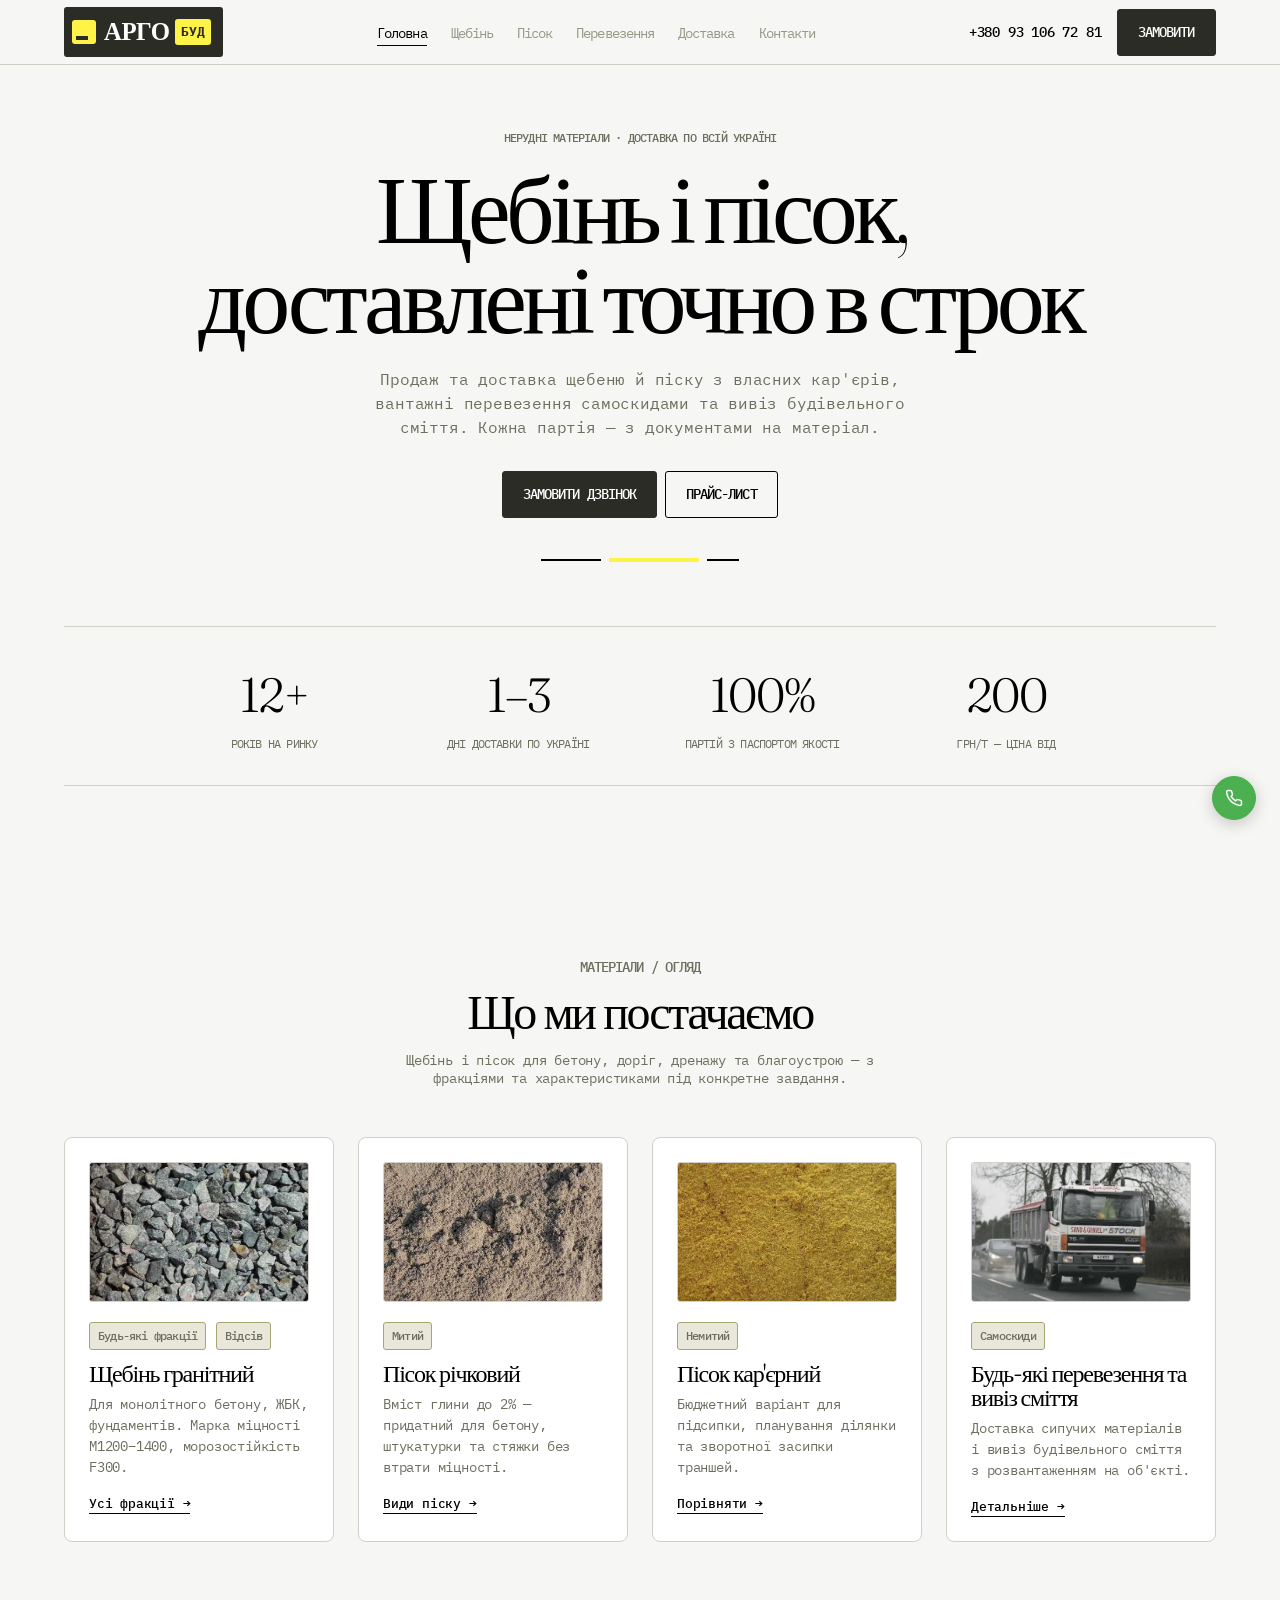
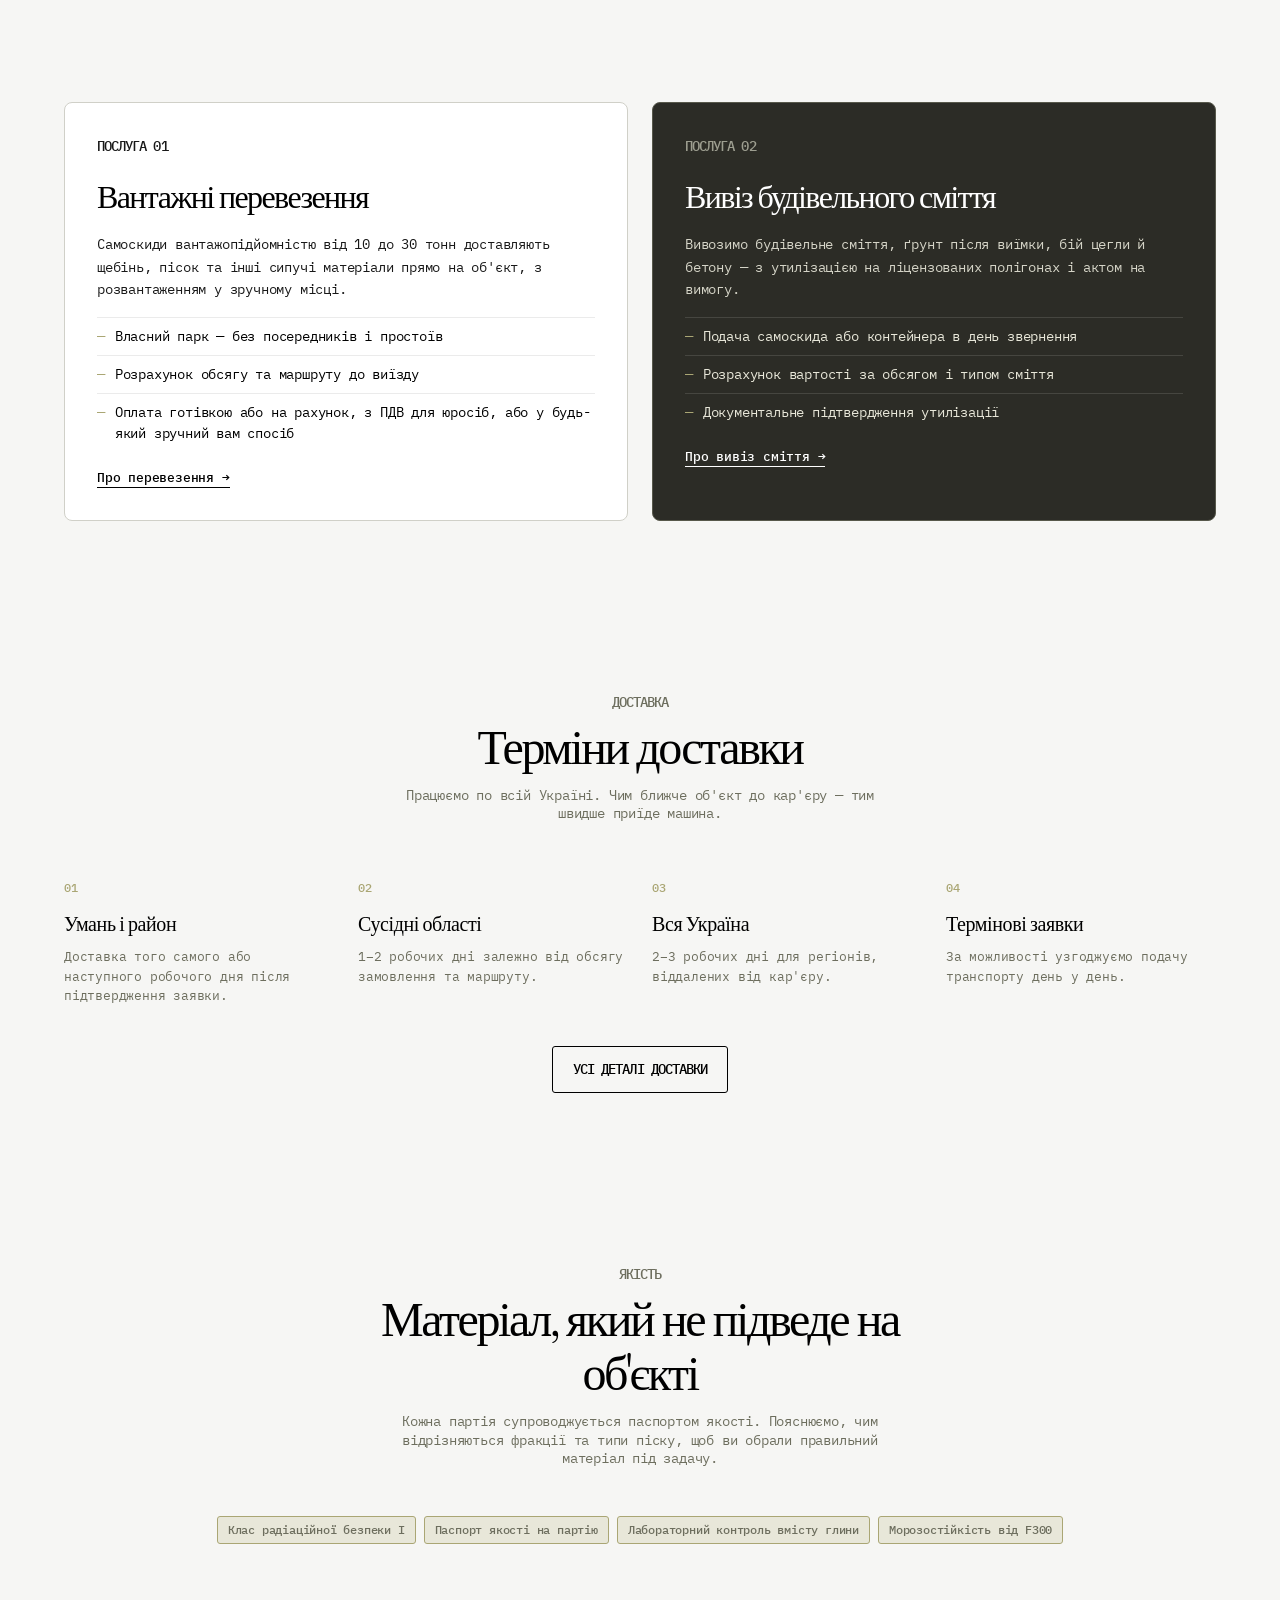
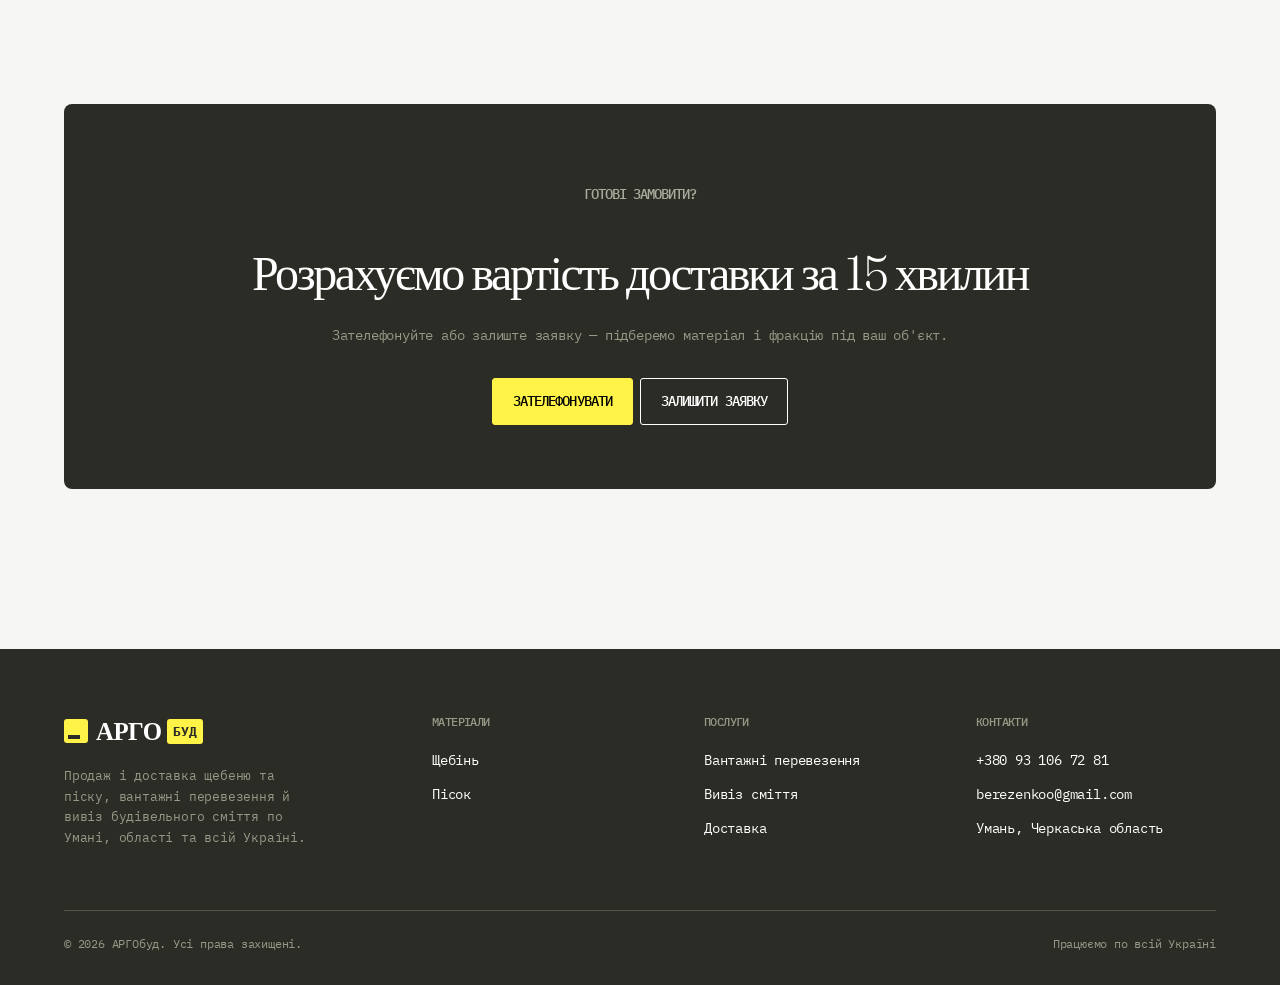
<file: index.html>
<!DOCTYPE html>
<html lang="uk">
<head>
<meta charset="UTF-8">
<meta name="viewport" content="width=device-width, initial-scale=1.0">
<title>Щебінь та пісок з доставкою по Умані та Україні | АРГОбуд</title>
<meta name="description" content="Продаж і доставка щебеню, піску, вантажні перевезення самоскидами та вивіз будівельного сміття. Документи на матеріал, доставка по Україні від 1 дня.">
<link rel="canonical" href="https://www.argobud.com.ua/">
<meta property="og:type" content="website">
<meta property="og:title" content="Щебінь та пісок з доставкою по Умані та Україні | АРГОбуд">
<meta property="og:description" content="Продаж і доставка щебеню, піску, вантажні перевезення та вивіз будівельного сміття. Власний парк самоскидів, доставка по всій Україні.">
<meta property="og:url" content="https://www.argobud.com.ua/">
<meta property="og:image" content="https://www.argobud.com.ua/img/og-image.jpg">
<meta property="og:locale" content="uk_UA">
<meta name="twitter:card" content="summary_large_image">
<meta name="twitter:image" content="https://www.argobud.com.ua/img/og-image.jpg">
<link rel="preconnect" href="https://fonts.googleapis.com">
<link rel="preconnect" href="https://fonts.gstatic.com" crossorigin>
<link rel="preload" as="style" href="https://fonts.googleapis.com/css2?family=Fraunces:opsz,wght@9..144,300;9..144,400&family=IBM+Plex+Mono:wght@300;400;500&display=swap">
<link href="https://fonts.googleapis.com/css2?family=Fraunces:opsz,wght@9..144,300;9..144,400&family=IBM+Plex+Mono:wght@300;400;500&display=swap" rel="stylesheet" media="print" onload="this.media='all'">
<noscript><link href="https://fonts.googleapis.com/css2?family=Fraunces:opsz,wght@9..144,300;9..144,400&family=IBM+Plex+Mono:wght@300;400;500&display=swap" rel="stylesheet"></noscript>
<link rel="icon" type="image/svg+xml" href="favicon.svg">
<link rel="icon" type="image/png" sizes="32x32" href="favicon-32.png">
<link rel="apple-touch-icon" href="apple-touch-icon.png">
<link rel="stylesheet" href="css/style.min.css">
<script type="application/ld+json">
{
  "@context": "https://schema.org",
  "@type": "LocalBusiness",
  "@id": "https://www.argobud.com.ua/#business",
  "name": "АРГОбуд",
  "description": "Продаж і доставка щебеню, піску, вантажні перевезення та вивіз будівельного сміття по Умані, Черкаській області та всій Україні.",
  "url": "https://www.argobud.com.ua/",
  "telephone": "+380931067281",
  "email": "berezenkoo@gmail.com",
  "priceRange": "$$",
  "address": {
    "@type": "PostalAddress",
    "addressLocality": "Умань",
    "addressRegion": "Черкаська область",
    "addressCountry": "UA"
  },
  "areaServed": [
    {"@type": "State", "name": "Черкаська область"},
    {"@type": "Country", "name": "Україна"}
  ],
  "openingHoursSpecification": {
    "@type": "OpeningHoursSpecification",
    "dayOfWeek": ["Monday","Tuesday","Wednesday","Thursday","Friday","Saturday"],
    "opens": "08:00",
    "closes": "19:00"
  }
}
</script>
</head>
<body>

<a href="#main" class="visually-hidden">Перейти до вмісту</a>

<header class="nav">
  <div class="wrap nav-inner">
    <a href="index.html" class="logo"><span class="logo-mark"></span><span class="logo-big">АРГО</span><span class="logo-small">буд</span></a>
    <nav>
      <ul class="nav-links">
        <li><a href="index.html" aria-current="page">Головна</a></li>
        <li><a href="shcheben.html">Щебінь</a></li>
        <li><a href="pisok.html">Пісок</a></li>
        <li><a href="poslugy.html">Перевезення</a></li>
        <li><a href="dostavka.html">Доставка</a></li>
        <li><a href="kontakty.html">Контакти</a></li>
      </ul>
    </nav>
    <div class="nav-right">
      <button class="nav-toggle" type="button" aria-label="Меню" aria-expanded="false" aria-controls="mobileMenu">
        <span></span><span></span><span></span>
      </button>
      <a href="tel:+380931067281" class="nav-phone">+380 93 106 72 81</a>
      <a href="kontakty.html" class="btn btn-filled">ЗАМОВИТИ</a>
    </div>
  </div>
</header>
<div class="mobile-menu" id="mobileMenu">
  <nav>
    <ul class="mobile-menu-links">
        <li><a href="index.html" aria-current="page">Головна</a></li>
        <li><a href="shcheben.html">Щебінь</a></li>
        <li><a href="pisok.html">Пісок</a></li>
        <li><a href="poslugy.html">Перевезення</a></li>
        <li><a href="dostavka.html">Доставка</a></li>
        <li><a href="kontakty.html">Контакти</a></li>
      </ul>
  </nav>
  <a href="tel:+380931067281" class="mobile-menu-phone">+380 93 106 72 81</a>
  <a href="kontakty.html" class="btn btn-filled">ЗАМОВИТИ</a>
</div>


<main id="main">

  <section class="hero">
    <div class="wrap">
      <p class="eyebrow text-center" data-hero="1">НЕРУДНІ МАТЕРІАЛИ · ДОСТАВКА ПО ВСІЙ УКРАЇНІ</p>
      <h1 data-hero="2">Щебінь і пісок,<br>доставлені точно в строк</h1>
      <p class="lede" data-hero="3">Продаж та доставка щебеню й піску з власних кар'єрів, вантажні перевезення самоскидами та вивіз будівельного сміття. Кожна партія — з документами на матеріал.</p>
      <div class="btn-cluster" data-hero="4">
        <a href="kontakty.html" class="btn btn-filled">ЗАМОВИТИ ДЗВІНОК</a>
        <a href="dostavka.html" class="btn btn-ghost">ПРАЙС-ЛИСТ</a>
      </div>
      <div class="accent-bars" aria-hidden="true" data-hero="5">
        <span class="bar-black"></span><span class="bar-yellow"></span><span class="bar-black-sm"></span>
      </div>

      <div class="trust-strip" data-reveal-group>
        <div class="trust-item"><div class="num" data-count="12" data-suffix="+">0</div><div class="label">років на ринку</div></div>
        <div class="trust-item"><div class="num">1–3</div><div class="label">дні доставки по Україні</div></div>
        <div class="trust-item"><div class="num" data-count="100" data-suffix="%">0</div><div class="label">партій з паспортом якості</div></div>
        <div class="trust-item"><div class="num">200</div><div class="label">грн/т — ціна від</div></div>
      </div>
    </div>
  </section>

  <section id="materialy">
    <div class="wrap">
      <div class="section-header" data-reveal>
        <p class="eyebrow">МАТЕРІАЛИ / ОГЛЯД</p>
        <h2>Що ми постачаємо</h2>
        <p>Щебінь і пісок для бетону, доріг, дренажу та благоустрою — з фракціями та характеристиками під конкретне завдання.</p>
      </div>

      <div class="grid grid-4" data-reveal-group>
        <div class="card">
          <img class="card-swatch" loading="lazy" decoding="async" width="400" height="140"
            src="img/gravel-swatch.jpg"
            alt="Гранітний щебінь фракції 5-20 мм">
          <span class="tag">Будь-які фракції</span>
          <span class="tag">Відсів</span>
          <h3>Щебінь гранітний</h3>
          <p>Для монолітного бетону, ЖБК, фундаментів. Марка міцності М1200–1400, морозостійкість F300.</p>
          <a href="shcheben.html" class="card-link">Усі фракції →</a>
        </div>
        <div class="card">
          <img class="card-swatch" loading="lazy" decoding="async" width="400" height="140"
            src="img/river-sand-560.jpg"
            srcset="img/river-sand-560.jpg 560w, img/river-sand.jpg 900w"
            sizes="(max-width: 600px) 92vw, (max-width: 960px) 45vw, 270px"
            alt="Митий річковий пісок">
          <span class="tag">Митий</span>
          <h3>Пісок річковий</h3>
          <p>Вміст глини до 2% — придатний для бетону, штукатурки та стяжки без втрати міцності.</p>
          <a href="pisok.html" class="card-link">Види піску →</a>
        </div>
        <div class="card">
          <img class="card-swatch" loading="lazy" decoding="async" width="400" height="140"
            src="img/quarry-sand-560.jpg"
            srcset="img/quarry-sand-560.jpg 560w, img/quarry-sand.jpg 900w"
            sizes="(max-width: 600px) 92vw, (max-width: 960px) 45vw, 270px"
            alt="Немитий кар'єрний пісок">
          <span class="tag">Немитий</span>
          <h3>Пісок кар'єрний</h3>
          <p>Бюджетний варіант для підсипки, планування ділянки та зворотної засипки траншей.</p>
          <a href="pisok.html" class="card-link">Порівняти →</a>
        </div>
        <div class="card">
          <img class="card-swatch" loading="lazy" decoding="async" width="400" height="140"
            src="img/dump-truck.webp"
            alt="Самоскид для перевезення сипучих матеріалів">
          <span class="tag">Самоскиди</span>
          <h3>Будь-які перевезення та вивіз сміття</h3>
          <p>Доставка сипучих матеріалів і вивіз будівельного сміття з розвантаженням на об'єкті.</p>
          <a href="poslugy.html" class="card-link">Детальніше →</a>
        </div>
      </div>    </div>
  </section>

  <section id="poslugy">
    <div class="wrap">
      <div class="split" data-reveal-group>
        <div class="panel-light">
          <p class="eyebrow">ПОСЛУГА 01</p>
          <h3>Вантажні перевезення</h3>
          <p>Самоскиди вантажопідйомністю від 10 до 30 тонн доставляють щебінь, пісок та інші сипучі матеріали прямо на об'єкт, з розвантаженням у зручному місці.</p>
          <ul class="checklist">
            <li>Власний парк — без посередників і простоїв</li>
            <li>Розрахунок обсягу та маршруту до виїзду</li>
            <li>Оплата готівкою або на рахунок, з ПДВ для юросіб, або у будь-який зручний вам спосіб</li>
          </ul>
          <a href="poslugy.html" class="card-link">Про перевезення →</a>
        </div>
        <div class="panel-dark">
          <p class="eyebrow">ПОСЛУГА 02</p>
          <h3>Вивіз будівельного сміття</h3>
          <p>Вивозимо будівельне сміття, ґрунт після виїмки, бій цегли й бетону — з утилізацією на ліцензованих полігонах і актом на вимогу.</p>
          <ul class="checklist">
            <li>Подача самоскида або контейнера в день звернення</li>
            <li>Розрахунок вартості за обсягом і типом сміття</li>
            <li>Документальне підтвердження утилізації</li>
          </ul>
          <a href="poslugy.html" class="card-link">Про вивіз сміття →</a>
        </div>
      </div>
    </div>
  </section>

  <section id="dostavka">
    <div class="wrap">
      <div class="section-header" data-reveal>
        <p class="eyebrow">ДОСТАВКА</p>
        <h2>Терміни доставки</h2>
        <p>Працюємо по всій Україні. Чим ближче об'єкт до кар'єру — тим швидше приїде машина.</p>
      </div>
      <div class="steps" data-reveal-group>
        <div class="step">
          <h3>Умань і район</h3>
          <p>Доставка того самого або наступного робочого дня після підтвердження заявки.</p>
        </div>
        <div class="step">
          <h3>Сусідні області</h3>
          <p>1–2 робочих дні залежно від обсягу замовлення та маршруту.</p>
        </div>
        <div class="step">
          <h3>Вся Україна</h3>
          <p>2–3 робочих дні для регіонів, віддалених від кар'єру.</p>
        </div>
        <div class="step">
          <h3>Термінові заявки</h3>
          <p>За можливості узгоджуємо подачу транспорту день у день.</p>
        </div>
      </div>
      <div class="text-center" style="margin-top:40px;">
        <a href="dostavka.html" class="btn btn-ghost">УСІ ДЕТАЛІ ДОСТАВКИ</a>
      </div>
    </div>
  </section>

  <section id="yakist">
    <div class="wrap">
      <div class="section-header" data-reveal>
        <p class="eyebrow">ЯКІСТЬ</p>
        <h2>Матеріал, який не підведе на об'єкті</h2>
        <p>Кожна партія супроводжується паспортом якості. Пояснюємо, чим відрізняються фракції та типи піску, щоб ви обрали правильний матеріал під задачу.</p>
      </div>
      <div class="badge-row" data-reveal-group>
        <span class="badge">Клас радіаційної безпеки I</span>
        <span class="badge">Паспорт якості на партію</span>
        <span class="badge">Лабораторний контроль вмісту глини</span>
        <span class="badge">Морозостійкість від F300</span>
      </div>
    </div>
  </section>

  <section>
    <div class="wrap">
      <div class="cta-band" data-reveal="scale">
        <p class="eyebrow" style="color:var(--color-moss); justify-content:center; display:flex;">ГОТОВІ ЗАМОВИТИ?</p>
        <h2>Розрахуємо вартість доставки за 15 хвилин</h2>
        <p>Зателефонуйте або залиште заявку — підберемо матеріал і фракцію під ваш об'єкт.</p>
        <div class="btn-cluster">
          <a href="tel:+380931067281" class="btn btn-filled" style="background:#fff347;color:#000;border-color:#fff347;">ЗАТЕЛЕФОНУВАТИ</a>
          <a href="kontakty.html" class="btn btn-ghost">ЗАЛИШИТИ ЗАЯВКУ</a>
        </div>
      </div>
    </div>
  </section>

</main>

<footer>
  <div class="wrap">
    <div class="footer-grid">
      <div class="footer-brand">
        <a href="index.html" class="logo"><span class="logo-mark"></span><span class="logo-big">АРГО</span><span class="logo-small">буд</span></a>
        <p>Продаж і доставка щебеню та піску, вантажні перевезення й вивіз будівельного сміття по Умані, області та всій Україні.</p>
      </div>
      <div class="footer-col">
        <h3>Матеріали</h3>
        <ul>
          <li><a href="shcheben.html">Щебінь</a></li>
          <li><a href="pisok.html">Пісок</a></li>
        </ul>
      </div>
      <div class="footer-col">
        <h3>Послуги</h3>
        <ul>
          <li><a href="poslugy.html">Вантажні перевезення</a></li>
          <li><a href="poslugy.html#smittya">Вивіз сміття</a></li>
          <li><a href="dostavka.html">Доставка</a></li>
        </ul>
      </div>
      <div class="footer-col">
        <h3>Контакти</h3>
        <ul>
          <li><a href="tel:+380931067281">+380 93 106 72 81</a></li>
          <li><a href="mailto:berezenkoo@gmail.com">berezenkoo@gmail.com</a></li>
          <li><a href="kontakty.html">Умань, Черкаська область</a></li>
        </ul>
      </div>
    </div>
    <div class="footer-bottom">
      <span>© 2026 АРГОбуд. Усі права захищені.</span>
      <span>Працюємо по всій Україні</span>
    </div>
  </div>
</footer>

<a class="call-fab" href="tel:+380931067281" aria-label="Подзвонити" title="Подзвонити">
  <svg viewBox="0 0 24 24" fill="none" stroke="currentColor" stroke-width="2" stroke-linecap="round" stroke-linejoin="round" aria-hidden="true"><path d="M22 16.92v3a2 2 0 0 1-2.18 2 19.79 19.79 0 0 1-8.63-3.07 19.5 19.5 0 0 1-6-6 19.79 19.79 0 0 1-3.07-8.67A2 2 0 0 1 4.11 2h3a2 2 0 0 1 2 1.72c.127.96.361 1.903.7 2.81a2 2 0 0 1-.45 2.11L8.09 9.91a16 16 0 0 0 6 6l1.27-1.27a2 2 0 0 1 2.11-.45c.907.339 1.85.573 2.81.7A2 2 0 0 1 22 16.92z"></path></svg>
</a>

<button class="back-to-top" aria-label="Повернутись до верху" title="Повернутись до верху">
  <svg viewBox="0 0 24 24" fill="none" stroke="currentColor" stroke-width="2" stroke-linecap="round" stroke-linejoin="round" aria-hidden="true"><line x1="12" y1="19" x2="12" y2="5"></line><polyline points="5 12 12 5 19 12"></polyline></svg>
</button>

<script src="js/animate.js" defer></script>
</body>
</html>
</file>
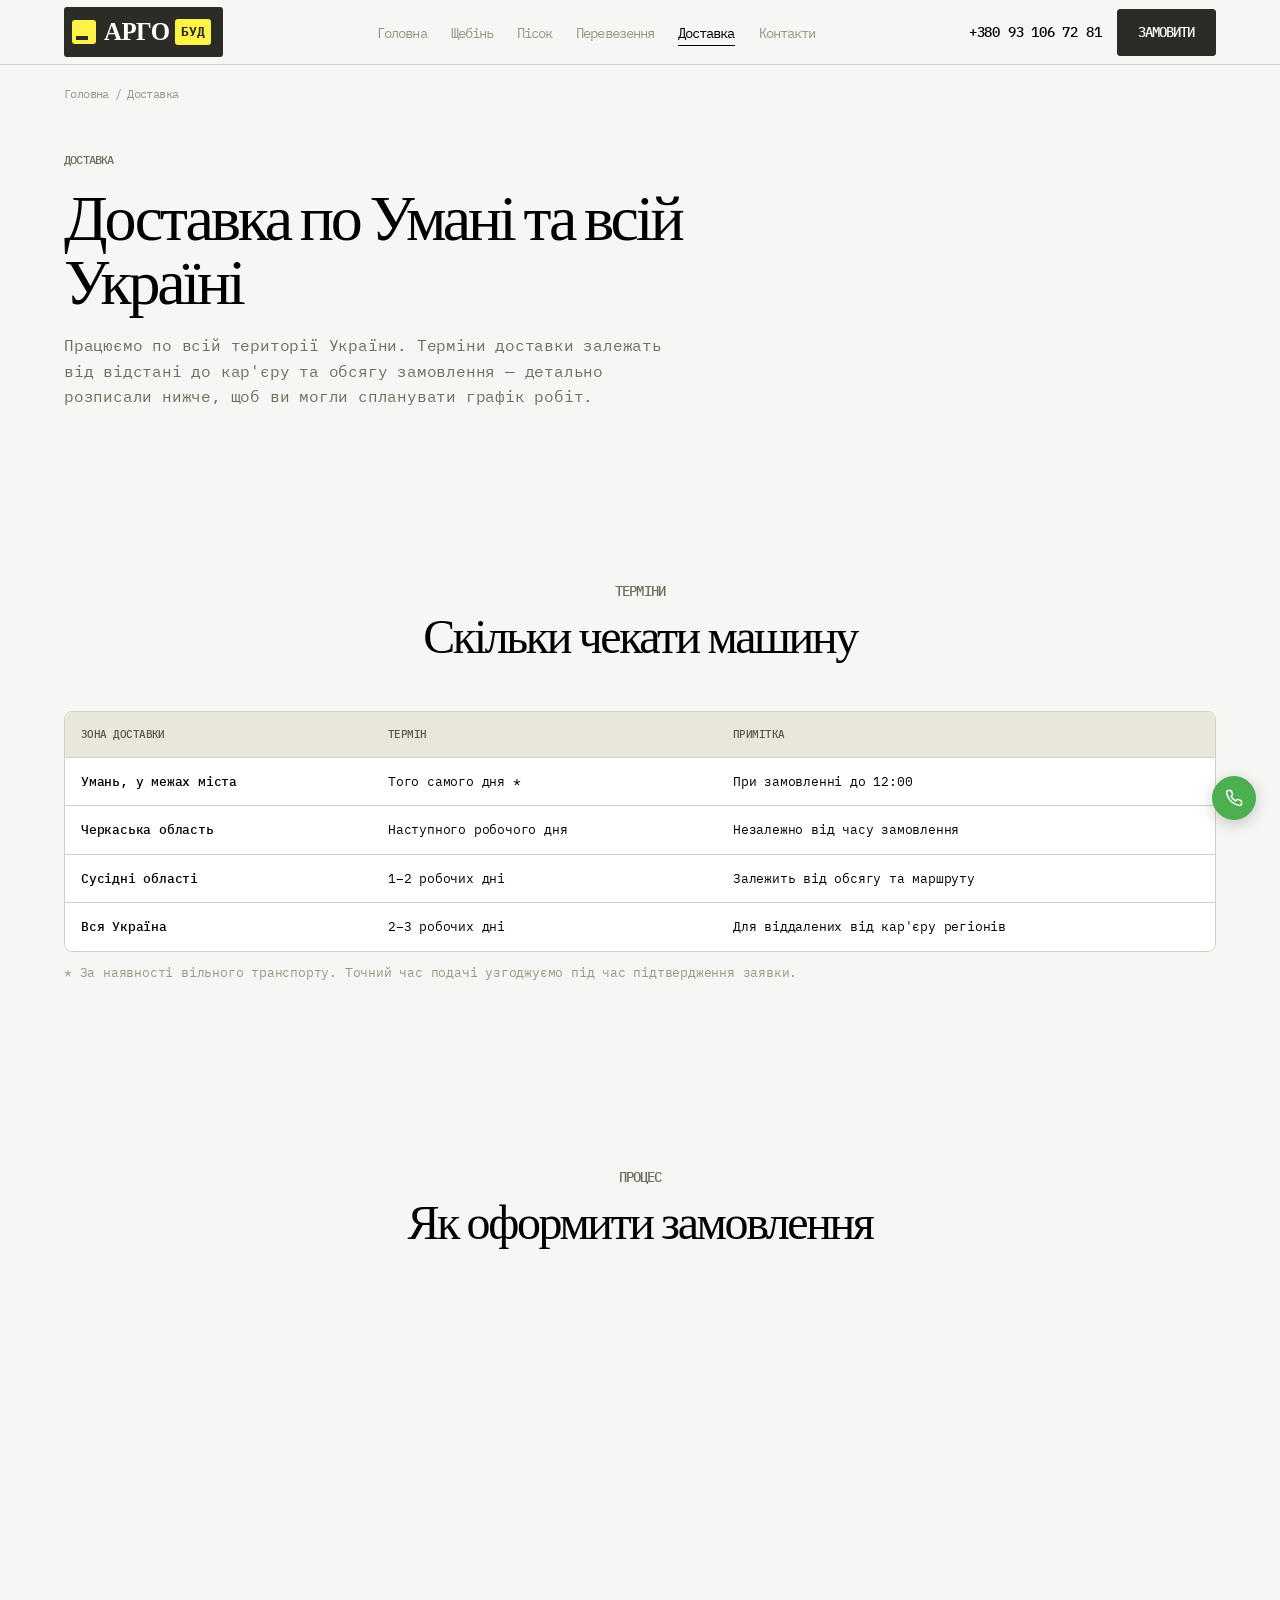
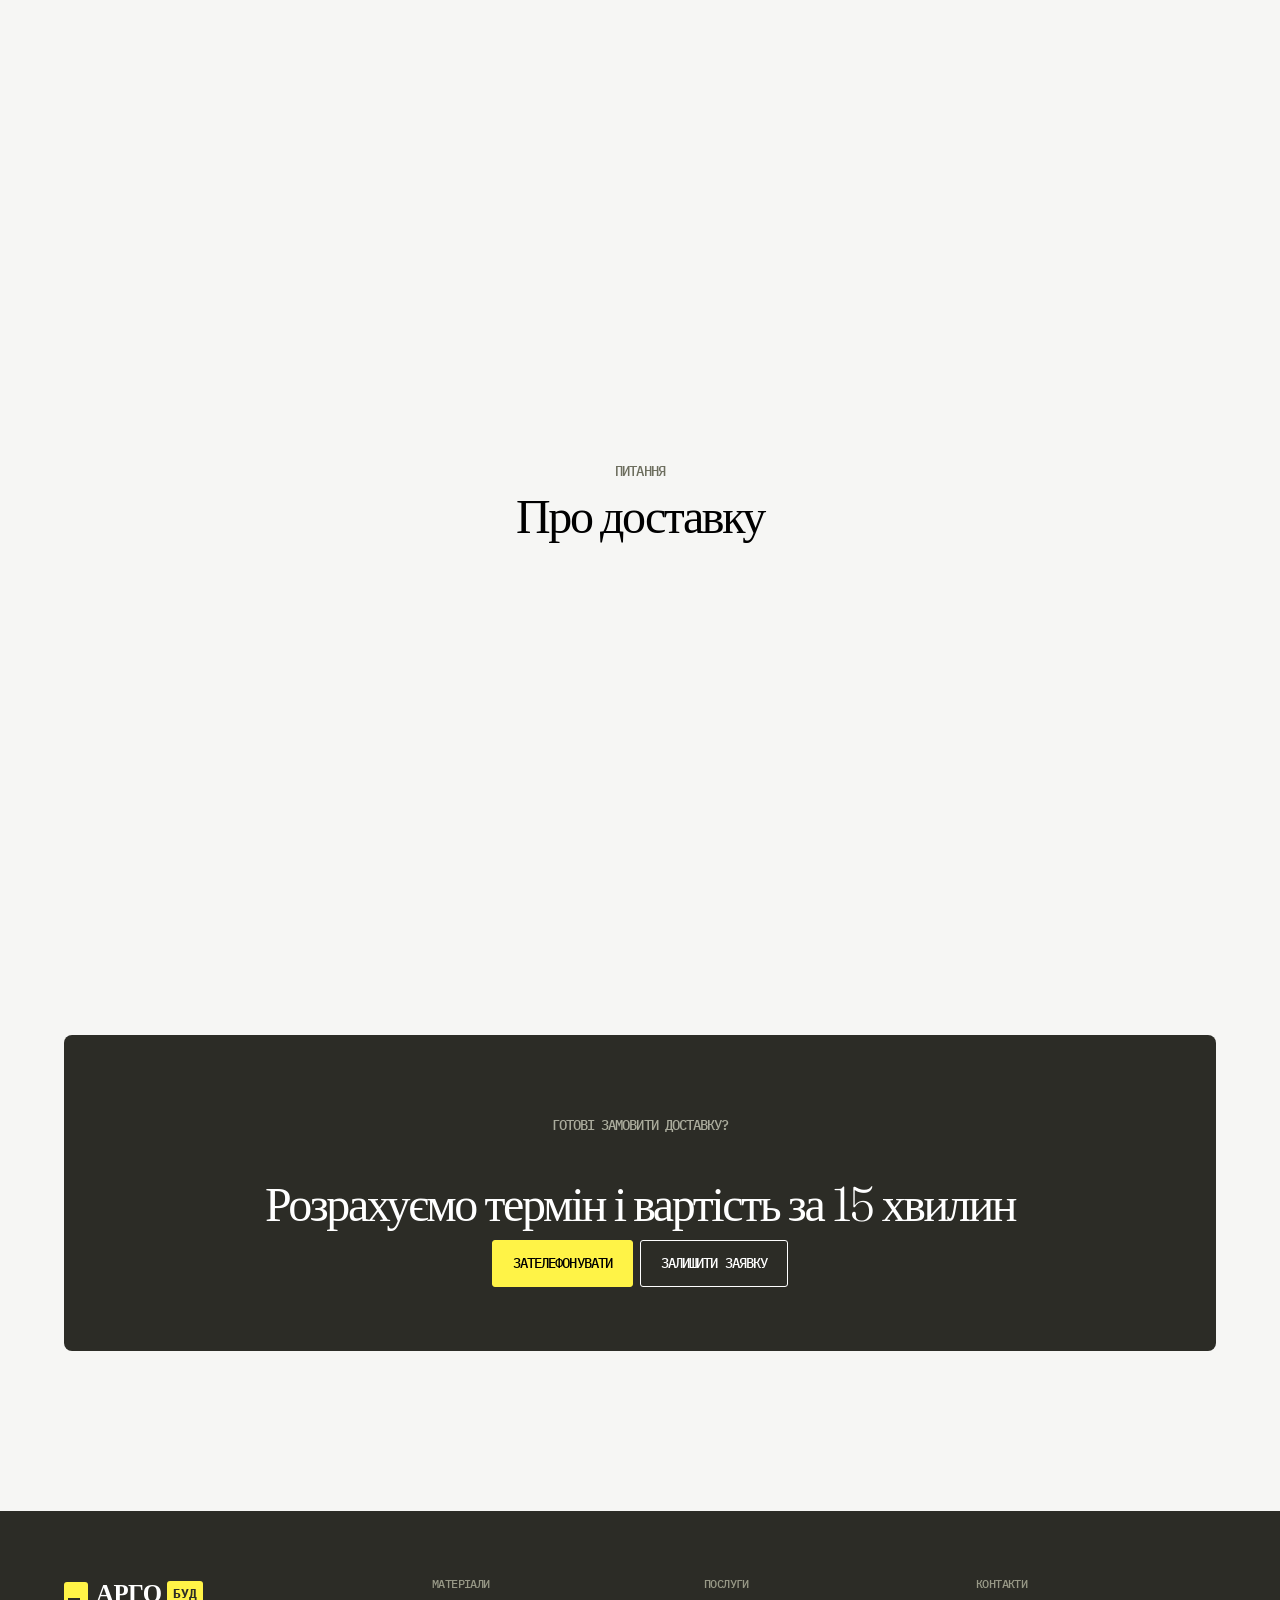
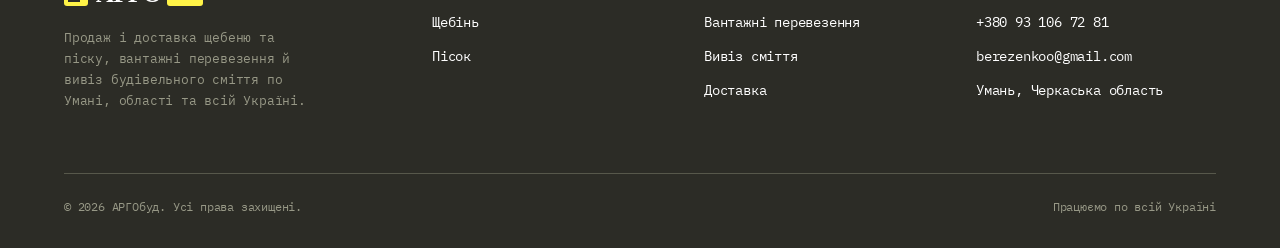
<file: dostavka.html>
<!DOCTYPE html>
<html lang="uk">
<head>
<meta charset="UTF-8">
<meta name="viewport" content="width=device-width, initial-scale=1.0">
<title>Доставка щебеню та піску в Умані та Україні — терміни, ціна | АРГОбуд</title>
<meta name="description" content="Терміни доставки щебеню та піску: по Умані і області — того самого дня, по всій Україні — 1-3 робочих дні. Розрахунок вартості доставки за дзвінком.">
<link rel="canonical" href="https://www.argobud.com.ua/dostavka.html">
<meta property="og:type" content="website">
<meta property="og:title" content="Доставка щебеню та піску в Умані та Україні — терміни, ціна">
<meta property="og:description" content="Терміни доставки: по Умані — того самого дня, по Україні — 1-3 робочих дні.">
<meta property="og:url" content="https://www.argobud.com.ua/dostavka.html">
<meta property="og:image" content="https://www.argobud.com.ua/img/og-image.jpg">
<meta property="og:locale" content="uk_UA">
<meta name="twitter:card" content="summary_large_image">
<meta name="twitter:image" content="https://www.argobud.com.ua/img/og-image.jpg">
<link rel="preconnect" href="https://fonts.googleapis.com">
<link rel="preconnect" href="https://fonts.gstatic.com" crossorigin>
<link rel="preload" as="style" href="https://fonts.googleapis.com/css2?family=Fraunces:opsz,wght@9..144,300;9..144,400&family=IBM+Plex+Mono:wght@300;400;500&display=swap">
<link href="https://fonts.googleapis.com/css2?family=Fraunces:opsz,wght@9..144,300;9..144,400&family=IBM+Plex+Mono:wght@300;400;500&display=swap" rel="stylesheet" media="print" onload="this.media='all'">
<noscript><link href="https://fonts.googleapis.com/css2?family=Fraunces:opsz,wght@9..144,300;9..144,400&family=IBM+Plex+Mono:wght@300;400;500&display=swap" rel="stylesheet"></noscript>
<link rel="icon" type="image/svg+xml" href="favicon.svg">
<link rel="icon" type="image/png" sizes="32x32" href="favicon-32.png">
<link rel="apple-touch-icon" href="apple-touch-icon.png">
<link rel="stylesheet" href="css/style.min.css">
<script type="application/ld+json">
{
  "@context": "https://schema.org",
  "@type": "BreadcrumbList",
  "itemListElement": [
    {"@type": "ListItem", "position": 1, "name": "Головна", "item": "https://www.argobud.com.ua/"},
    {"@type": "ListItem", "position": 2, "name": "Доставка", "item": "https://www.argobud.com.ua/dostavka.html"}
  ]
}
</script>
<script type="application/ld+json">
{
  "@context": "https://schema.org",
  "@type": "FAQPage",
  "mainEntity": [
    {
      "@type": "Question",
      "name": "Скільки коштує доставка щебеню чи піску?",
      "acceptedAnswer": {"@type": "Answer", "text": "Вартість доставки залежить від відстані до об'єкта, обсягу замовлення та типу самоскида. Розраховуємо точну ціну телефоном за адресою об'єкта."}
    },
    {
      "@type": "Question",
      "name": "Чи можна замовити доставку менше однієї машини?",
      "acceptedAnswer": {"@type": "Answer", "text": "Мінімальне замовлення — від 5 тонн. Для менших обсягів вигідніше об'єднати замовлення з сусіднім об'єктом або звернутись за консультацією."}
    },
    {
      "@type": "Question",
      "name": "Скільки триває доставка по Україні?",
      "acceptedAnswer": {"@type": "Answer", "text": "По Умані і області — того самого або наступного робочого дня. По сусідніх областях — 1-2 дні. По решті України — 2-3 робочих дні залежно від відстані до кар'єру."}
    }
  ]
}
</script>
</head>
<body>

<a href="#main" class="visually-hidden">Перейти до вмісту</a>

<header class="nav">
  <div class="wrap nav-inner">
    <a href="index.html" class="logo"><span class="logo-mark"></span><span class="logo-big">АРГО</span><span class="logo-small">буд</span></a>
    <nav>
      <ul class="nav-links">
        <li><a href="index.html">Головна</a></li>
        <li><a href="shcheben.html">Щебінь</a></li>
        <li><a href="pisok.html">Пісок</a></li>
        <li><a href="poslugy.html">Перевезення</a></li>
        <li><a href="dostavka.html" aria-current="page">Доставка</a></li>
        <li><a href="kontakty.html">Контакти</a></li>
      </ul>
    </nav>
    <div class="nav-right">
      <button class="nav-toggle" type="button" aria-label="Меню" aria-expanded="false" aria-controls="mobileMenu">
        <span></span><span></span><span></span>
      </button>
      <a href="tel:+380931067281" class="nav-phone">+380 93 106 72 81</a>
      <a href="kontakty.html" class="btn btn-filled">ЗАМОВИТИ</a>
    </div>
  </div>
</header>
<div class="mobile-menu" id="mobileMenu">
  <nav>
    <ul class="mobile-menu-links">
        <li><a href="index.html">Головна</a></li>
        <li><a href="shcheben.html">Щебінь</a></li>
        <li><a href="pisok.html">Пісок</a></li>
        <li><a href="poslugy.html">Перевезення</a></li>
        <li><a href="dostavka.html" aria-current="page">Доставка</a></li>
        <li><a href="kontakty.html">Контакти</a></li>
      </ul>
  </nav>
  <a href="tel:+380931067281" class="mobile-menu-phone">+380 93 106 72 81</a>
  <a href="kontakty.html" class="btn btn-filled">ЗАМОВИТИ</a>
</div>


<main id="main">

  <div class="wrap">
    <nav class="breadcrumbs" aria-label="Хлібні крихти">
      <a href="index.html">Головна</a><span>/</span>Доставка
    </nav>
  </div>

  <section class="page-hero">
    <div class="wrap">
      <p class="eyebrow" data-hero="1">ДОСТАВКА</p>
      <h1 data-hero="2">Доставка по Умані та всій Україні</h1>
      <p class="lede" data-hero="3">Працюємо по всій території України. Терміни доставки залежать від відстані до кар'єру та обсягу замовлення — детально розписали нижче, щоб ви могли спланувати графік робіт.</p>
    </div>
  </section>

  <section>
    <div class="wrap">
      <div class="section-header" data-reveal>
        <p class="eyebrow">ТЕРМІНИ</p>
        <h2>Скільки чекати машину</h2>
      </div>
      <div class="table-wrap" data-reveal="scale">
        <table>
          <thead>
            <tr>
              <th>Зона доставки</th>
              <th>Термін</th>
              <th>Примітка</th>
            </tr>
          </thead>
          <tbody>
            <tr>
              <td><strong>Умань, у межах міста</strong></td>
              <td class="good">Того самого дня *</td>
              <td>При замовленні до 12:00</td>
            </tr>
            <tr>
              <td><strong>Черкаська область</strong></td>
              <td class="good">Наступного робочого дня</td>
              <td>Незалежно від часу замовлення</td>
            </tr>
            <tr>
              <td><strong>Сусідні області</strong></td>
              <td>1–2 робочих дні</td>
              <td>Залежить від обсягу та маршруту</td>
            </tr>
            <tr>
              <td><strong>Вся Україна</strong></td>
              <td>2–3 робочих дні</td>
              <td>Для віддалених від кар'єру регіонів</td>
            </tr>
          </tbody>
        </table>
      </div>
      <p style="font-size:13px;color:var(--color-sage);margin-top:12px;">* За наявності вільного транспорту. Точний час подачі узгоджуємо під час підтвердження заявки.</p>
    </div>
  </section>

  <section>
    <div class="wrap">
      <div class="section-header" data-reveal>
        <p class="eyebrow">ПРОЦЕС</p>
        <h2>Як оформити замовлення</h2>
      </div>
      <div class="steps" data-reveal-group>
        <div class="step">
          <h3>Заявка</h3>
          <p>Телефонуєте або залишаєте заявку на сайті — вказуєте матеріал, фракцію та адресу об'єкта.</p>
        </div>
        <div class="step">
          <h3>Розрахунок</h3>
          <p>Розраховуємо обсяг, підбираємо самоскид і озвучуємо вартість з доставкою.</p>
        </div>
        <div class="step">
          <h3>Підтвердження</h3>
          <p>Узгоджуємо дату й час подачі транспорту, спосіб оплати.</p>
        </div>
        <div class="step">
          <h3>Доставка</h3>
          <p>Самоскид приїжджає у визначений час і розвантажує матеріал на об'єкті.</p>
        </div>
      </div>
    </div>
  </section>

  <section>
    <div class="wrap">
      <div class="split" data-reveal-group>
        <div class="panel-light">
          <p class="eyebrow">МІНІМАЛЬНЕ ЗАМОВЛЕННЯ</p>
          <h3>Від 5 тонн</h3>
          <ul class="checklist">
            <li>Менші обсяги — за домовленістю або спільно з іншим замовленням</li>
            <li>Для великих об'єктів формуємо графік регулярних поставок</li>
            <li>Точний обсяг допоможемо розрахувати телефоном</li>
          </ul>
        </div>
        <div class="panel-dark">
          <p class="eyebrow">ОПЛАТА</p>
          <h3>Готівка та безготівка</h3>
          <ul class="checklist">
            <li>Готівкою при розвантаженні</li>
            <li>Безготівковий розрахунок на рахунок компанії</li>
            <li>Робота з ПДВ і повний пакет документів для юросіб</li>
          </ul>
        </div>
      </div>
    </div>
  </section>

  <section>
    <div class="wrap">
      <div class="section-header" data-reveal>
        <p class="eyebrow">ПИТАННЯ</p>
        <h2>Про доставку</h2>
      </div>
      <div class="faq" data-reveal-group>
        <details>
          <summary>Скільки коштує доставка щебеню чи піску?</summary>
          <p class="a">Вартість доставки залежить від відстані до об'єкта, обсягу замовлення та типу самоскида. Розраховуємо точну ціну телефоном за адресою об'єкта.</p>
        </details>
        <details>
          <summary>Чи можна замовити доставку менше однієї машини?</summary>
          <p class="a">Мінімальне замовлення — від 5 тонн. Для менших обсягів вигідніше об'єднати замовлення з сусіднім об'єктом або звернутись за консультацією.</p>
        </details>
        <details>
          <summary>Скільки триває доставка по Україні?</summary>
          <p class="a">По Умані і області — того самого або наступного робочого дня. По сусідніх областях — 1-2 дні. По решті України — 2-3 робочих дні залежно від відстані до кар'єру.</p>
        </details>
        <details>
          <summary>Чи розвантажуєте матеріал самостійно на об'єкті?</summary>
          <p class="a">Так, самоскид розвантажується у вказаному місці на об'єкті. Якщо під'їзд обмежений, попередьте про це під час оформлення заявки — підберемо машину меншого розміру.</p>
        </details>
      </div>
    </div>
  </section>

  <section>
    <div class="wrap">
      <div class="cta-band" data-reveal="scale">
        <p class="eyebrow" style="color:var(--color-moss); justify-content:center; display:flex;">ГОТОВІ ЗАМОВИТИ ДОСТАВКУ?</p>
        <h2>Розрахуємо термін і вартість за 15 хвилин</h2>
        <div class="btn-cluster">
          <a href="tel:+380931067281" class="btn btn-filled" style="background:#fff347;color:#000;border-color:#fff347;">ЗАТЕЛЕФОНУВАТИ</a>
          <a href="kontakty.html" class="btn btn-ghost">ЗАЛИШИТИ ЗАЯВКУ</a>
        </div>
      </div>
    </div>
  </section>

</main>

<footer>
  <div class="wrap">
    <div class="footer-grid">
      <div class="footer-brand">
        <a href="index.html" class="logo"><span class="logo-mark"></span><span class="logo-big">АРГО</span><span class="logo-small">буд</span></a>
        <p>Продаж і доставка щебеню та піску, вантажні перевезення й вивіз будівельного сміття по Умані, області та всій Україні.</p>
      </div>
      <div class="footer-col">
        <h3>Матеріали</h3>
        <ul>
          <li><a href="shcheben.html">Щебінь</a></li>
          <li><a href="pisok.html">Пісок</a></li>
        </ul>
      </div>
      <div class="footer-col">
        <h3>Послуги</h3>
        <ul>
          <li><a href="poslugy.html">Вантажні перевезення</a></li>
          <li><a href="poslugy.html#smittya">Вивіз сміття</a></li>
          <li><a href="dostavka.html">Доставка</a></li>
        </ul>
      </div>
      <div class="footer-col">
        <h3>Контакти</h3>
        <ul>
          <li><a href="tel:+380931067281">+380 93 106 72 81</a></li>
          <li><a href="mailto:berezenkoo@gmail.com">berezenkoo@gmail.com</a></li>
          <li><a href="kontakty.html">Умань, Черкаська область</a></li>
        </ul>
      </div>
    </div>
    <div class="footer-bottom">
      <span>© 2026 АРГОбуд. Усі права захищені.</span>
      <span>Працюємо по всій Україні</span>
    </div>
  </div>
</footer>

<a class="call-fab" href="tel:+380931067281" aria-label="Подзвонити" title="Подзвонити">
  <svg viewBox="0 0 24 24" fill="none" stroke="currentColor" stroke-width="2" stroke-linecap="round" stroke-linejoin="round" aria-hidden="true"><path d="M22 16.92v3a2 2 0 0 1-2.18 2 19.79 19.79 0 0 1-8.63-3.07 19.5 19.5 0 0 1-6-6 19.79 19.79 0 0 1-3.07-8.67A2 2 0 0 1 4.11 2h3a2 2 0 0 1 2 1.72c.127.96.361 1.903.7 2.81a2 2 0 0 1-.45 2.11L8.09 9.91a16 16 0 0 0 6 6l1.27-1.27a2 2 0 0 1 2.11-.45c.907.339 1.85.573 2.81.7A2 2 0 0 1 22 16.92z"></path></svg>
</a>

<button class="back-to-top" aria-label="Повернутись до верху" title="Повернутись до верху">
  <svg viewBox="0 0 24 24" fill="none" stroke="currentColor" stroke-width="2" stroke-linecap="round" stroke-linejoin="round" aria-hidden="true"><line x1="12" y1="19" x2="12" y2="5"></line><polyline points="5 12 12 5 19 12"></polyline></svg>
</button>

<script src="js/animate.js" defer></script>
</body>
</html>
</file>
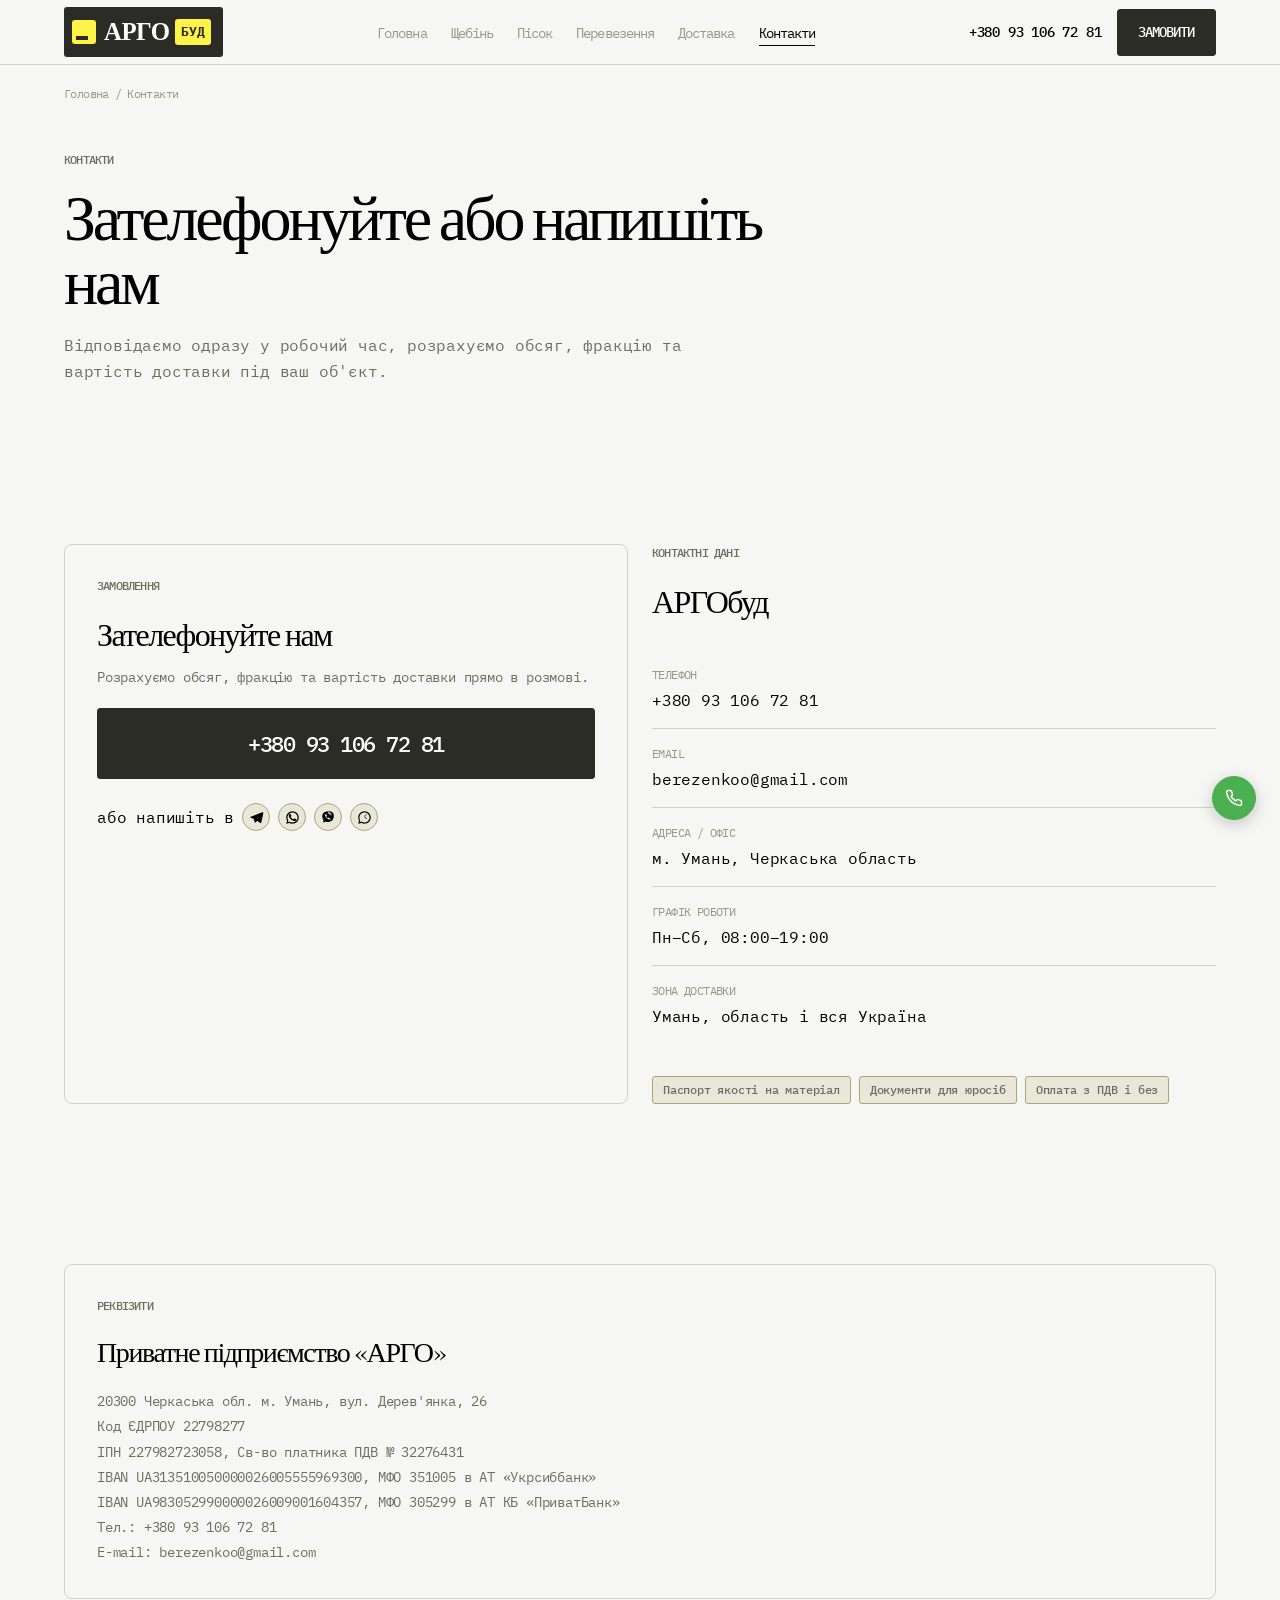
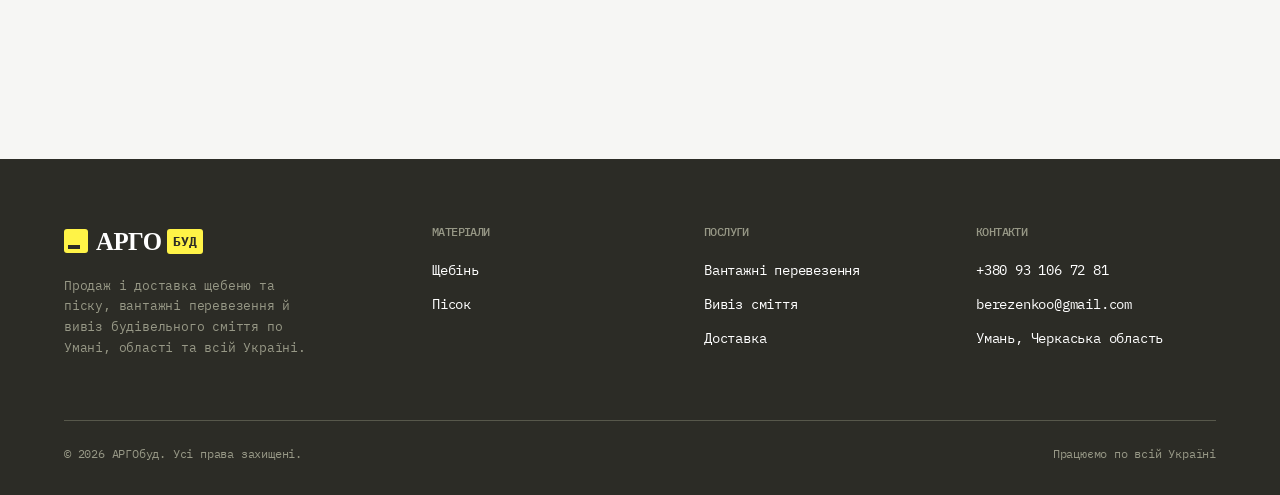
<file: kontakty.html>
<!DOCTYPE html>
<html lang="uk">
<head>
<meta charset="UTF-8">
<meta name="viewport" content="width=device-width, initial-scale=1.0">
<title>Контакти — замовити щебінь і пісок з доставкою | АРГОбуд</title>
<meta name="description" content="Телефон, email та адреса АРГОбуд. Залиште заявку на доставку щебеню, піску, вантажні перевезення чи вивіз будівельного сміття — передзвонимо протягом 15 хвилин.">
<link rel="canonical" href="https://www.argobud.com.ua/kontakty.html">
<meta property="og:type" content="website">
<meta property="og:title" content="Контакти — замовити щебінь і пісок з доставкою">
<meta property="og:description" content="Телефон, email та адреса АРГОбуд. Залиште заявку на доставку.">
<meta property="og:url" content="https://www.argobud.com.ua/kontakty.html">
<meta property="og:image" content="https://www.argobud.com.ua/img/og-image.jpg">
<meta property="og:locale" content="uk_UA">
<meta name="twitter:card" content="summary_large_image">
<meta name="twitter:image" content="https://www.argobud.com.ua/img/og-image.jpg">
<link rel="preconnect" href="https://fonts.googleapis.com">
<link rel="preconnect" href="https://fonts.gstatic.com" crossorigin>
<link rel="preload" as="style" href="https://fonts.googleapis.com/css2?family=Fraunces:opsz,wght@9..144,300;9..144,400&family=IBM+Plex+Mono:wght@300;400;500&display=swap">
<link href="https://fonts.googleapis.com/css2?family=Fraunces:opsz,wght@9..144,300;9..144,400&family=IBM+Plex+Mono:wght@300;400;500&display=swap" rel="stylesheet" media="print" onload="this.media='all'">
<noscript><link href="https://fonts.googleapis.com/css2?family=Fraunces:opsz,wght@9..144,300;9..144,400&family=IBM+Plex+Mono:wght@300;400;500&display=swap" rel="stylesheet"></noscript>
<link rel="icon" type="image/svg+xml" href="favicon.svg">
<link rel="icon" type="image/png" sizes="32x32" href="favicon-32.png">
<link rel="apple-touch-icon" href="apple-touch-icon.png">
<link rel="stylesheet" href="css/style.min.css">
<script type="application/ld+json">
{
  "@context": "https://schema.org",
  "@type": "BreadcrumbList",
  "itemListElement": [
    {"@type": "ListItem", "position": 1, "name": "Головна", "item": "https://www.argobud.com.ua/"},
    {"@type": "ListItem", "position": 2, "name": "Контакти", "item": "https://www.argobud.com.ua/kontakty.html"}
  ]
}
</script>
<style>
  .contact-grid { display:grid; grid-template-columns: 1fr 1fr; gap: 24px; }
  .info-list { list-style:none; padding:0; margin:24px 0 0; }
  .info-list li { display:flex; flex-direction:column; gap:4px; padding:16px 0; border-top:1px solid var(--color-ash); }
  .info-list li:first-child { border-top:none; }
  .info-list .k { font-size:12px; color:var(--color-sage); text-transform:uppercase; letter-spacing:-0.05em; }
  .info-list .v { font-size:16px; }
  @media (max-width:960px){ .contact-grid { grid-template-columns:1fr; } }
</style>
</head>
<body>

<a href="#main" class="visually-hidden">Перейти до вмісту</a>

<header class="nav">
  <div class="wrap nav-inner">
    <a href="index.html" class="logo"><span class="logo-mark"></span><span class="logo-big">АРГО</span><span class="logo-small">буд</span></a>
    <nav>
      <ul class="nav-links">
        <li><a href="index.html">Головна</a></li>
        <li><a href="shcheben.html">Щебінь</a></li>
        <li><a href="pisok.html">Пісок</a></li>
        <li><a href="poslugy.html">Перевезення</a></li>
        <li><a href="dostavka.html">Доставка</a></li>
        <li><a href="kontakty.html" aria-current="page">Контакти</a></li>
      </ul>
    </nav>
    <div class="nav-right">
      <button class="nav-toggle" type="button" aria-label="Меню" aria-expanded="false" aria-controls="mobileMenu">
        <span></span><span></span><span></span>
      </button>
      <a href="tel:+380931067281" class="nav-phone">+380 93 106 72 81</a>
      <a href="kontakty.html" class="btn btn-filled">ЗАМОВИТИ</a>
    </div>
  </div>
</header>
<div class="mobile-menu" id="mobileMenu">
  <nav>
    <ul class="mobile-menu-links">
        <li><a href="index.html">Головна</a></li>
        <li><a href="shcheben.html">Щебінь</a></li>
        <li><a href="pisok.html">Пісок</a></li>
        <li><a href="poslugy.html">Перевезення</a></li>
        <li><a href="dostavka.html">Доставка</a></li>
        <li><a href="kontakty.html" aria-current="page">Контакти</a></li>
      </ul>
  </nav>
  <a href="tel:+380931067281" class="mobile-menu-phone">+380 93 106 72 81</a>
  <a href="kontakty.html" class="btn btn-filled">ЗАМОВИТИ</a>
</div>


<main id="main">

  <div class="wrap">
    <nav class="breadcrumbs" aria-label="Хлібні крихти">
      <a href="index.html">Головна</a><span>/</span>Контакти
    </nav>
  </div>

  <section class="page-hero">
    <div class="wrap">
      <p class="eyebrow" data-hero="1">КОНТАКТИ</p>
      <h1 data-hero="2">Зателефонуйте або напишіть нам</h1>
      <p class="lede" data-hero="3">Відповідаємо одразу у робочий час, розрахуємо обсяг, фракцію та вартість доставки під ваш об'єкт.</p>
    </div>
  </section>

  <section>
    <div class="wrap">
      <h2 class="visually-hidden">Контактна інформація</h2>
      <div class="contact-grid" data-reveal-group>
        <div class="panel-light" style="border:1px solid var(--color-ash);border-radius:8px;padding:32px;">
          <p class="eyebrow">ЗАМОВЛЕННЯ</p>
          <h3 style="font-size:32px;">Зателефонуйте нам</h3>
          <p style="font-family:var(--font-mono);font-size:14px;color:var(--color-lichen);margin:8px 0 20px;">Розрахуємо обсяг, фракцію та вартість доставки прямо в розмові.</p>
          <a href="tel:+380931067281" class="btn btn-filled" style="width:100%;display:block;text-align:center;font-size:22px;padding:18px;">+380 93 106 72 81</a>
          <p class="messenger-line" style="margin-top:24px !important;">або напишіть в
            <a href="https://t.me/oleksandrbudmaterial" class="messenger-icon" aria-label="Telegram" title="Telegram" target="_blank" rel="noopener">
              <svg viewBox="0 0 24 24" fill="currentColor" aria-hidden="true"><path d="M21.05 3.76 2.9 10.9c-1.24.5-1.23 1.2-.23 1.5l4.65 1.45 1.8 5.5c.22.6.11.84.75.84.5 0 .72-.23 1-.5l2.4-2.32 4.7 3.47c.87.48 1.5.23 1.72-.8l3.1-14.6c.32-1.28-.48-1.87-1.74-1.68z"/></svg>
            </a>
            <a href="https://wa.me/380931067281" class="messenger-icon" aria-label="WhatsApp" title="WhatsApp" target="_blank" rel="noopener">
              <svg viewBox="0 0 24 24" fill="currentColor" aria-hidden="true"><path d="M17.5 14.4c-.3-.15-1.7-.85-2-.95-.27-.1-.46-.15-.66.15-.2.3-.76.94-.93 1.14-.17.2-.34.22-.64.07-.3-.15-1.26-.46-2.4-1.47-.9-.8-1.5-1.78-1.67-2.08-.17-.3-.02-.46.13-.6.14-.14.3-.34.45-.51.15-.17.2-.3.3-.5.1-.2.05-.37-.02-.52-.08-.15-.66-1.6-.91-2.2-.24-.58-.48-.5-.66-.5-.17 0-.37-.02-.56-.02s-.52.07-.8.37c-.27.3-1.04 1.02-1.04 2.48s1.07 2.87 1.22 3.07c.15.2 2.1 3.2 5.08 4.49.71.3 1.26.49 1.7.63.71.22 1.36.19 1.87.12.57-.09 1.7-.7 1.94-1.37.24-.68.24-1.26.17-1.38-.07-.13-.27-.2-.57-.35z"/><path d="M12.04 2C6.5 2 2 6.48 2 12c0 1.85.5 3.58 1.36 5.07L2 22l5.06-1.33A9.94 9.94 0 0 0 12.04 22C17.58 22 22 17.52 22 12S17.58 2 12.04 2zm0 18.1a8.1 8.1 0 0 1-4.13-1.13l-.3-.17-3 .78.8-2.92-.19-.3A8.06 8.06 0 1 1 20.1 12a8.08 8.08 0 0 1-8.06 8.1z"/></svg>
            </a>
            <a href="viber://chat?number=%2B380931067281" class="messenger-icon" aria-label="Viber" title="Viber" target="_blank" rel="noopener">
              <svg viewBox="0 0 24 24" fill="currentColor" aria-hidden="true"><path d="M12.4 2C8.6 1.9 3.3 3.1 2.2 8.2c-.4 2 .1 5.6 1.6 7.6.2.3.3.5.2.9-.2 1-.5 2-.7 3-.1.4.1.6.5.4l3.1-1.4c.3-.1.5-.2.9-.1 1.4.4 2.9.5 4.4.4 5.4-.4 8-3.3 8.3-8.8.3-5.6-2.6-8.1-8.1-8.2zm3.6 12.4c-.1.2-.7.7-1 .8-.7.3-1.5.2-2.6-.2-2.6-.9-4.5-3-5.8-5.4-.5-.9-.4-1.7.3-2.3.3-.3.6-.4.9-.4.3 0 .5.1.6.3l.9 1.6c.1.2.1.4 0 .6l-.5.6c-.2.2-.2.4 0 .6.5.9 1.2 1.7 2 2.2.2.1.4.1.6-.1l.5-.6c.2-.2.4-.2.6-.1l1.5.9c.3.2.4.4.3.7-.1.3-.2.5-.3.7zm-1.7-6.1c-.3 0-.5-.2-.5-.5 0-1.3-1-2.3-2.3-2.3-.3 0-.5-.2-.5-.5s.2-.5.5-.5c1.8 0 3.3 1.5 3.3 3.3 0 .3-.2.5-.5.5zm2.1.5c-.3 0-.5-.2-.5-.5 0-2.5-2-4.5-4.5-4.5-.3 0-.5-.2-.5-.5s.2-.5.5-.5c3 0 5.5 2.5 5.5 5.5 0 .3-.2.5-.5.5z"/></svg>
            </a>
            <a href="https://signal.me/#p/+380931067281" class="messenger-icon" aria-label="Signal" title="Signal" target="_blank" rel="noopener">
              <svg viewBox="0 0 24 24" fill="currentColor" aria-hidden="true"><path d="M12 2C6.48 2 2 6.48 2 12c0 1.7.43 3.3 1.18 4.7L2 22l5.5-1.13A9.96 9.96 0 0 0 12 22c5.52 0 10-4.48 10-10S17.52 2 12 2zm0 18c-1.6 0-3.09-.46-4.35-1.24l-.31-.19-3.06.63.66-3-.2-.32A7.94 7.94 0 0 1 4 12c0-4.41 3.59-8 8-8s8 3.59 8 8-3.59 8-8 8zm3.5-6c-2 0-3.5-1.5-3.5-3.5S13.5 7 15.5 7c.28 0 .5.22.5.5s-.22.5-.5.5C14.12 8 13 9.12 13 10.5s1.12 2.5 2.5 2.5c.28 0 .5.22.5.5s-.22.5-.5.5z"/></svg>
            </a>
          </p>
        </div>

        <div>
          <p class="eyebrow">КОНТАКТНІ ДАНІ</p>
          <h3 style="font-size:32px;">АРГОбуд</h3>
          <ul class="info-list">
            <li>
              <span class="k">Телефон</span>
              <a class="v" href="tel:+380931067281">+380 93 106 72 81</a>
            </li>
            <li>
              <span class="k">Email</span>
              <a class="v" href="mailto:berezenkoo@gmail.com">berezenkoo@gmail.com</a>
            </li>
            <li>
              <span class="k">Адреса / офіс</span>
              <span class="v">м. Умань, Черкаська область</span>
            </li>
            <li>
              <span class="k">Графік роботи</span>
              <span class="v">Пн–Сб, 08:00–19:00</span>
            </li>
            <li>
              <span class="k">Зона доставки</span>
              <span class="v">Умань, область і вся Україна</span>
            </li>
          </ul>

          <div class="badge-row" style="justify-content:flex-start;margin-top:32px;">
            <span class="badge">Паспорт якості на матеріал</span>
            <span class="badge">Документи для юросіб</span>
            <span class="badge">Оплата з ПДВ і без</span>
          </div>
        </div>
      </div>
    </div>
  </section>

  <section>
    <div class="wrap">
      <div class="panel-light" style="border:1px solid var(--color-ash);border-radius:8px;padding:32px;">
        <p class="eyebrow">РЕКВІЗИТИ</p>
        <h3 style="font-size:28px;">Приватне підприємство «АРГО»</h3>
        <p style="font-family:var(--font-mono);font-size:14px;line-height:1.8;color:var(--color-lichen);margin:16px 0 0;">
          20300 Черкаська обл. м. Умань, вул. Дерев'янка, 26<br>
          Код ЄДРПОУ 22798277<br>
          ІПН 227982723058, Св-во платника ПДВ № 32276431<br>
          IBAN UA313510050000026005555969300, МФО 351005 в АТ «Укрсиббанк»<br>
          IBAN UA983052990000026009001604357, МФО 305299 в АТ КБ «ПриватБанк»<br>
          Тел.: <a href="tel:+380931067281">+380 93 106 72 81</a><br>
          E-mail: <a href="mailto:berezenkoo@gmail.com">berezenkoo@gmail.com</a>
        </p>
      </div>
    </div>
  </section>

</main>

<footer>
  <div class="wrap">
    <div class="footer-grid">
      <div class="footer-brand">
        <a href="index.html" class="logo"><span class="logo-mark"></span><span class="logo-big">АРГО</span><span class="logo-small">буд</span></a>
        <p>Продаж і доставка щебеню та піску, вантажні перевезення й вивіз будівельного сміття по Умані, області та всій Україні.</p>
      </div>
      <div class="footer-col">
        <h3>Матеріали</h3>
        <ul>
          <li><a href="shcheben.html">Щебінь</a></li>
          <li><a href="pisok.html">Пісок</a></li>
        </ul>
      </div>
      <div class="footer-col">
        <h3>Послуги</h3>
        <ul>
          <li><a href="poslugy.html">Вантажні перевезення</a></li>
          <li><a href="poslugy.html#smittya">Вивіз сміття</a></li>
          <li><a href="dostavka.html">Доставка</a></li>
        </ul>
      </div>
      <div class="footer-col">
        <h3>Контакти</h3>
        <ul>
          <li><a href="tel:+380931067281">+380 93 106 72 81</a></li>
          <li><a href="mailto:berezenkoo@gmail.com">berezenkoo@gmail.com</a></li>
          <li><a href="kontakty.html">Умань, Черкаська область</a></li>
        </ul>
      </div>
    </div>
    <div class="footer-bottom">
      <span>© 2026 АРГОбуд. Усі права захищені.</span>
      <span>Працюємо по всій Україні</span>
    </div>
  </div>
</footer>

<a class="call-fab" href="tel:+380931067281" aria-label="Подзвонити" title="Подзвонити">
  <svg viewBox="0 0 24 24" fill="none" stroke="currentColor" stroke-width="2" stroke-linecap="round" stroke-linejoin="round" aria-hidden="true"><path d="M22 16.92v3a2 2 0 0 1-2.18 2 19.79 19.79 0 0 1-8.63-3.07 19.5 19.5 0 0 1-6-6 19.79 19.79 0 0 1-3.07-8.67A2 2 0 0 1 4.11 2h3a2 2 0 0 1 2 1.72c.127.96.361 1.903.7 2.81a2 2 0 0 1-.45 2.11L8.09 9.91a16 16 0 0 0 6 6l1.27-1.27a2 2 0 0 1 2.11-.45c.907.339 1.85.573 2.81.7A2 2 0 0 1 22 16.92z"></path></svg>
</a>

<button class="back-to-top" aria-label="Повернутись до верху" title="Повернутись до верху">
  <svg viewBox="0 0 24 24" fill="none" stroke="currentColor" stroke-width="2" stroke-linecap="round" stroke-linejoin="round" aria-hidden="true"><line x1="12" y1="19" x2="12" y2="5"></line><polyline points="5 12 12 5 19 12"></polyline></svg>
</button>

<script src="js/animate.js" defer></script>
</body>
</html>
</file>
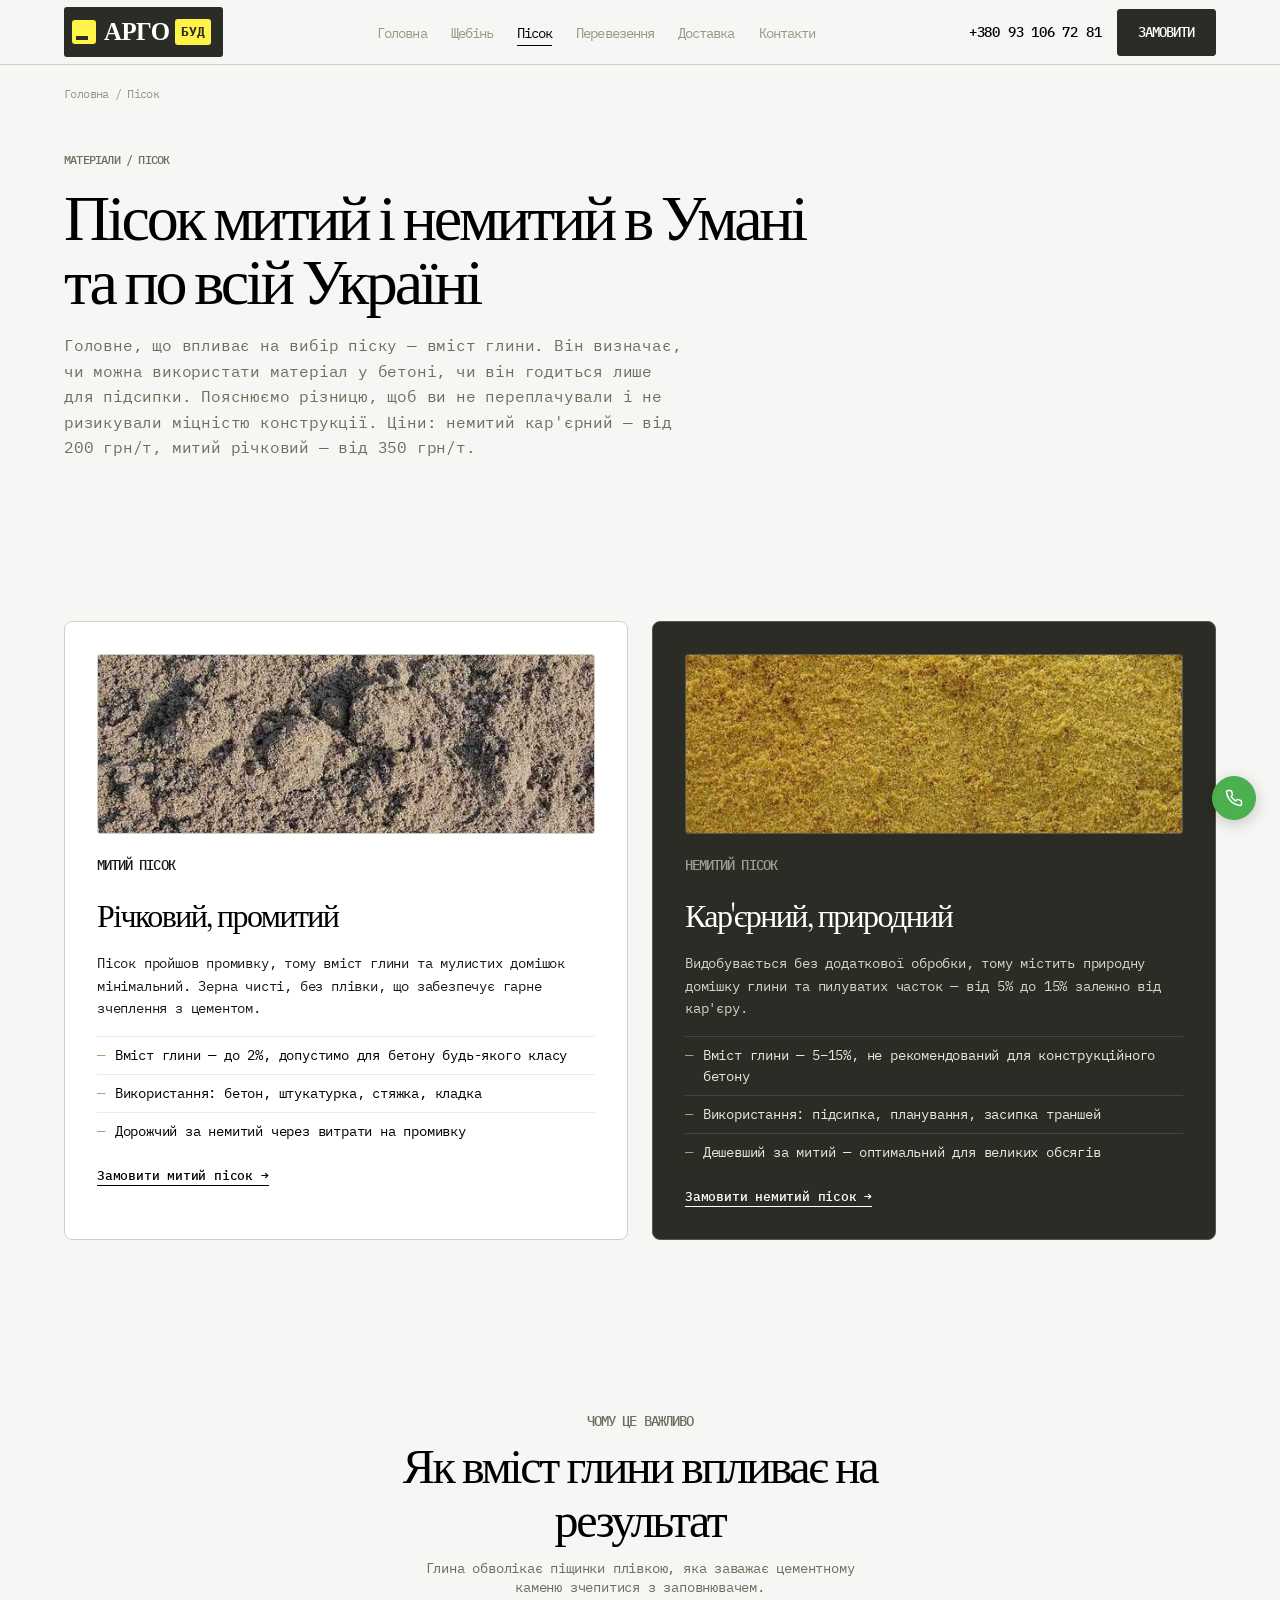
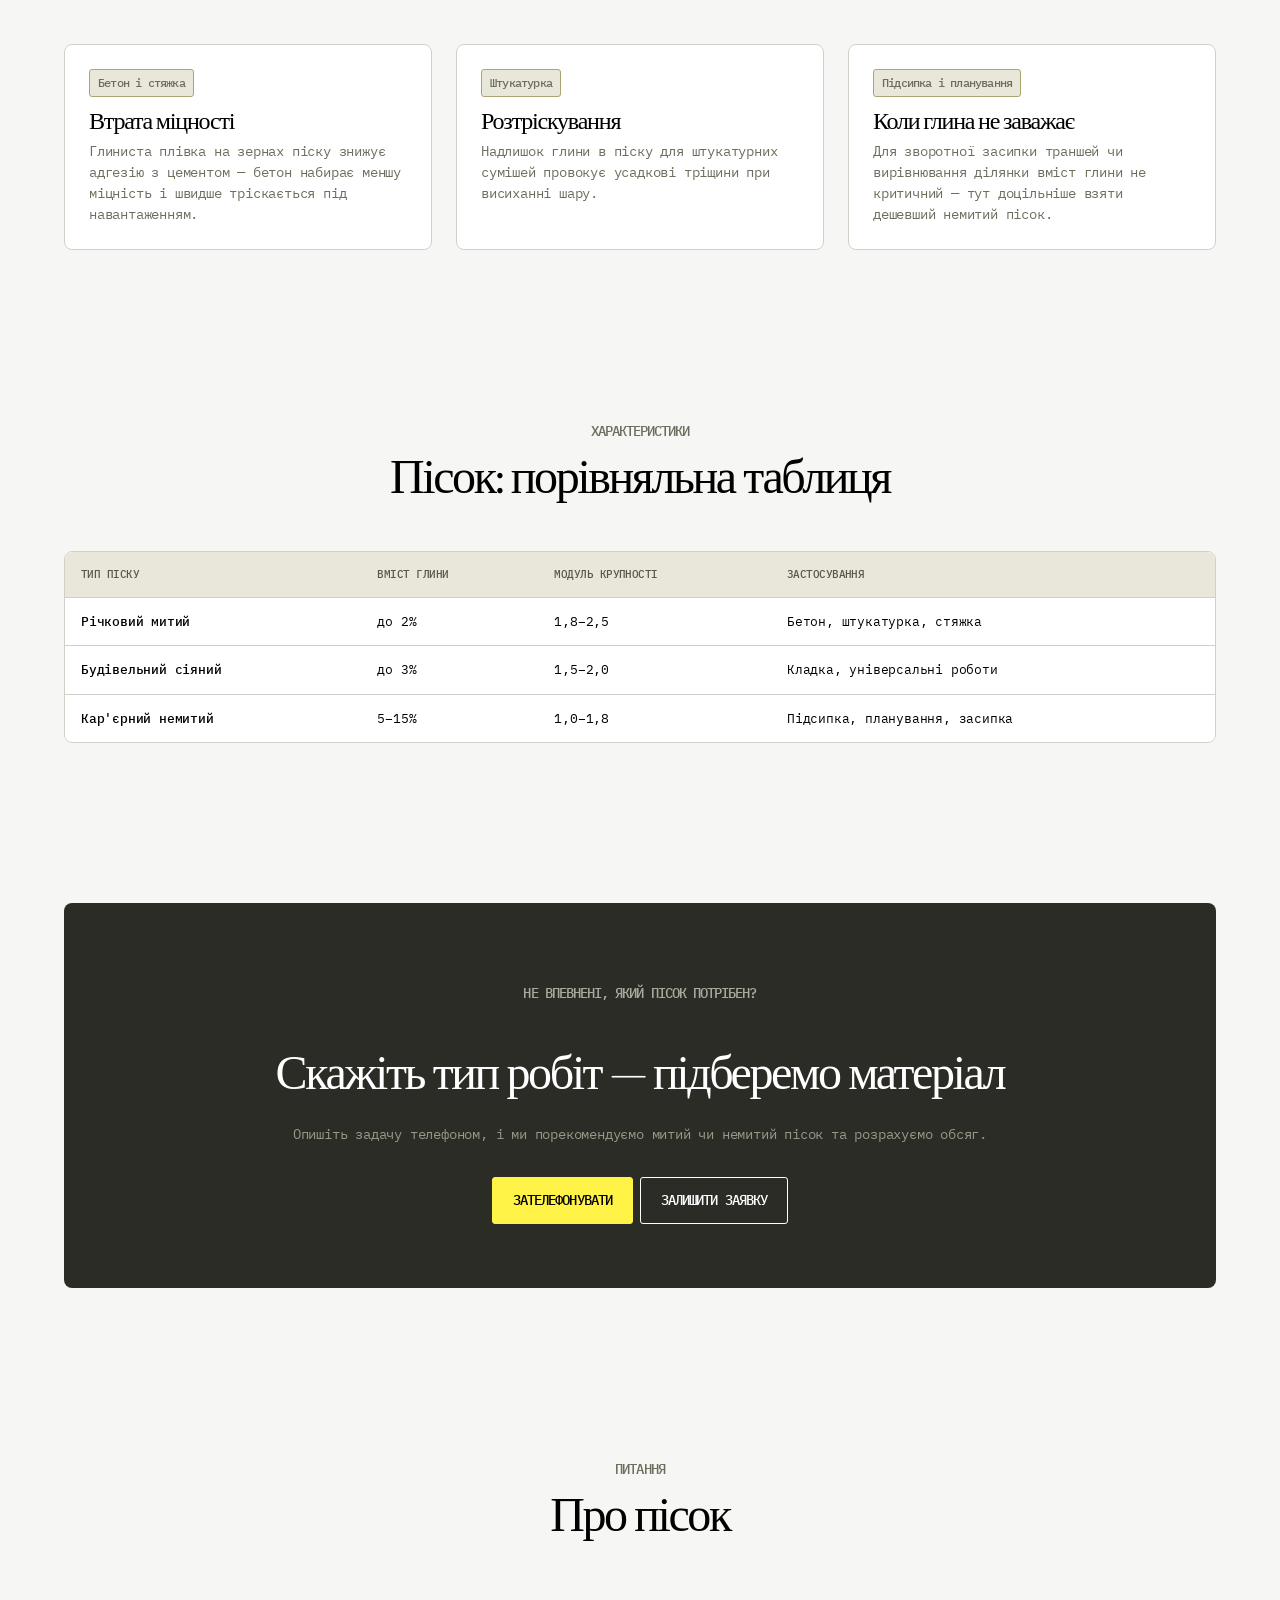
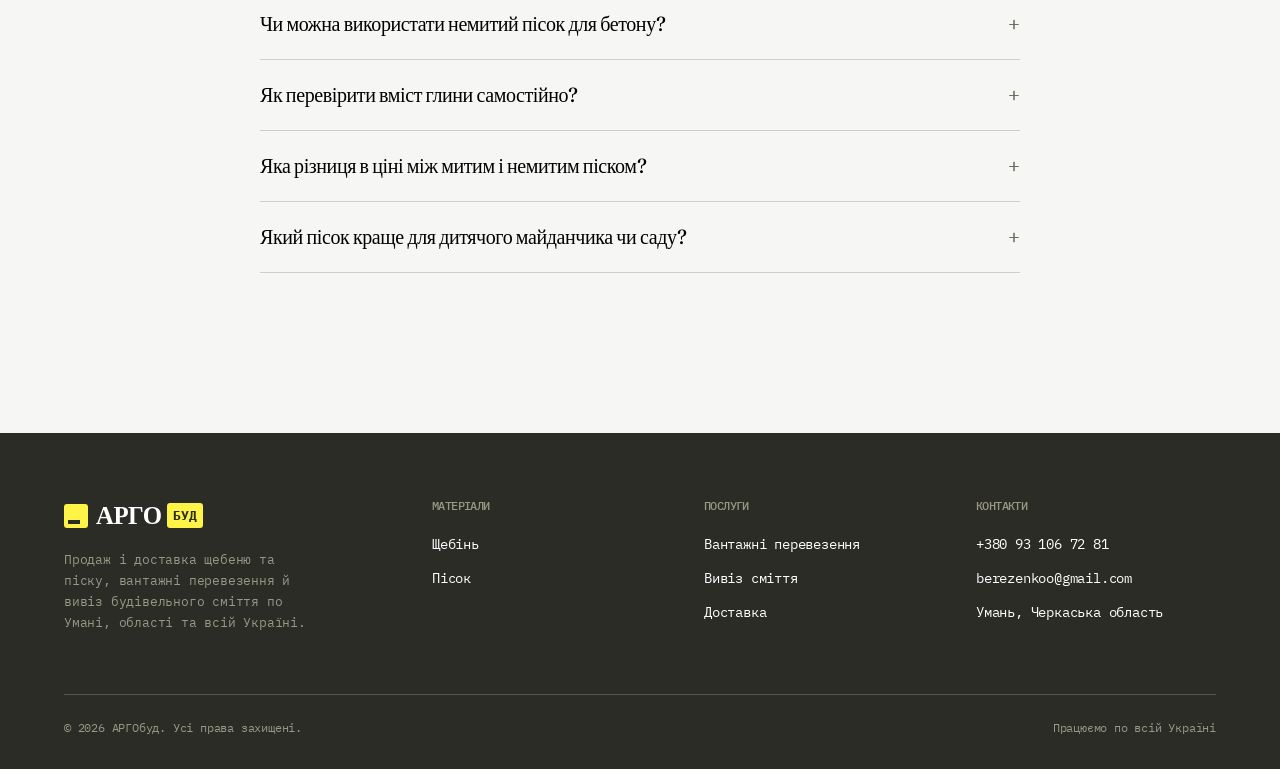
<file: pisok.html>
<!DOCTYPE html>
<html lang="uk">
<head>
<meta charset="UTF-8">
<meta name="viewport" content="width=device-width, initial-scale=1.0">
<title>Пісок в Умані та доставка по Україні | АРГОбуд</title>
<meta name="description" content="Пісок Умань — річковий митий та кар'єрний немитий з доставкою по Україні. Пояснюємо вміст глини, коли пісок підходить для бетону, а коли — лише для підсипки.">
<link rel="canonical" href="https://www.argobud.com.ua/pisok.html">
<meta property="og:type" content="website">
<meta property="og:title" content="Пісок в Умані та доставка по Україні">
<meta property="og:description" content="Пісок річковий митий та кар'єрний немитий з доставкою. Вміст глини, застосування, ціна за м³.">
<meta property="og:url" content="https://www.argobud.com.ua/pisok.html">
<meta property="og:image" content="https://www.argobud.com.ua/img/og-image.jpg">
<meta property="og:locale" content="uk_UA">
<meta name="twitter:card" content="summary_large_image">
<meta name="twitter:image" content="https://www.argobud.com.ua/img/og-image.jpg">
<link rel="preconnect" href="https://fonts.googleapis.com">
<link rel="preconnect" href="https://fonts.gstatic.com" crossorigin>
<link rel="preload" as="style" href="https://fonts.googleapis.com/css2?family=Fraunces:opsz,wght@9..144,300;9..144,400&family=IBM+Plex+Mono:wght@300;400;500&display=swap">
<link href="https://fonts.googleapis.com/css2?family=Fraunces:opsz,wght@9..144,300;9..144,400&family=IBM+Plex+Mono:wght@300;400;500&display=swap" rel="stylesheet" media="print" onload="this.media='all'">
<noscript><link href="https://fonts.googleapis.com/css2?family=Fraunces:opsz,wght@9..144,300;9..144,400&family=IBM+Plex+Mono:wght@300;400;500&display=swap" rel="stylesheet"></noscript>
<link rel="icon" type="image/svg+xml" href="favicon.svg">
<link rel="icon" type="image/png" sizes="32x32" href="favicon-32.png">
<link rel="apple-touch-icon" href="apple-touch-icon.png">
<link rel="stylesheet" href="css/style.min.css">
<script type="application/ld+json">
{
  "@context": "https://schema.org",
  "@type": "BreadcrumbList",
  "itemListElement": [
    {"@type": "ListItem", "position": 1, "name": "Головна", "item": "https://www.argobud.com.ua/"},
    {"@type": "ListItem", "position": 2, "name": "Пісок", "item": "https://www.argobud.com.ua/pisok.html"}
  ]
}
</script>
</head>
<body>

<a href="#main" class="visually-hidden">Перейти до вмісту</a>

<header class="nav">
  <div class="wrap nav-inner">
    <a href="index.html" class="logo"><span class="logo-mark"></span><span class="logo-big">АРГО</span><span class="logo-small">буд</span></a>
    <nav>
      <ul class="nav-links">
        <li><a href="index.html">Головна</a></li>
        <li><a href="shcheben.html">Щебінь</a></li>
        <li><a href="pisok.html" aria-current="page">Пісок</a></li>
        <li><a href="poslugy.html">Перевезення</a></li>
        <li><a href="dostavka.html">Доставка</a></li>
        <li><a href="kontakty.html">Контакти</a></li>
      </ul>
    </nav>
    <div class="nav-right">
      <button class="nav-toggle" type="button" aria-label="Меню" aria-expanded="false" aria-controls="mobileMenu">
        <span></span><span></span><span></span>
      </button>
      <a href="tel:+380931067281" class="nav-phone">+380 93 106 72 81</a>
      <a href="kontakty.html" class="btn btn-filled">ЗАМОВИТИ</a>
    </div>
  </div>
</header>
<div class="mobile-menu" id="mobileMenu">
  <nav>
    <ul class="mobile-menu-links">
        <li><a href="index.html">Головна</a></li>
        <li><a href="shcheben.html">Щебінь</a></li>
        <li><a href="pisok.html" aria-current="page">Пісок</a></li>
        <li><a href="poslugy.html">Перевезення</a></li>
        <li><a href="dostavka.html">Доставка</a></li>
        <li><a href="kontakty.html">Контакти</a></li>
      </ul>
  </nav>
  <a href="tel:+380931067281" class="mobile-menu-phone">+380 93 106 72 81</a>
  <a href="kontakty.html" class="btn btn-filled">ЗАМОВИТИ</a>
</div>


<main id="main">

  <div class="wrap">
    <nav class="breadcrumbs" aria-label="Хлібні крихти">
      <a href="index.html">Головна</a><span>/</span>Пісок
    </nav>
  </div>

  <section class="page-hero">
    <div class="wrap">
      <p class="eyebrow" data-hero="1">МАТЕРІАЛИ / ПІСОК</p>
      <h1 data-hero="2">Пісок митий і немитий в Умані та по всій Україні</h1>
      <p class="lede" data-hero="3">Головне, що впливає на вибір піску — вміст глини. Він визначає, чи можна використати матеріал у бетоні, чи він годиться лише для підсипки. Пояснюємо різницю, щоб ви не переплачували і не ризикували міцністю конструкції. Ціни: немитий кар'єрний — від 200 грн/т, митий річковий — від 350 грн/т.</p>
    </div>
  </section>

  <section>
    <div class="wrap">
      <h2 class="visually-hidden">Митий і немитий пісок</h2>
      <div class="split" data-reveal-group>
        <div class="panel-light">
          <img class="panel-photo" loading="lazy" decoding="async" width="560" height="180"
            src="img/river-sand-560.jpg"
            srcset="img/river-sand-560.jpg 560w, img/river-sand.jpg 900w"
            sizes="(max-width: 960px) 92vw, 560px"
            alt="Митий річковий пісок зблизька">
          <p class="eyebrow">МИТИЙ ПІСОК</p>
          <h3>Річковий, промитий</h3>
          <p>Пісок пройшов промивку, тому вміст глини та мулистих домішок мінімальний. Зерна чисті, без плівки, що забезпечує гарне зчеплення з цементом.</p>
          <ul class="checklist">
            <li>Вміст глини — до 2%, допустимо для бетону будь-якого класу</li>
            <li>Використання: бетон, штукатурка, стяжка, кладка</li>
            <li>Дорожчий за немитий через витрати на промивку</li>
          </ul>
          <a href="kontakty.html" class="card-link">Замовити митий пісок →</a>
        </div>
        <div class="panel-dark">
          <img class="panel-photo" loading="lazy" decoding="async" width="560" height="180"
            src="img/quarry-sand-560.jpg"
            srcset="img/quarry-sand-560.jpg 560w, img/quarry-sand.jpg 900w"
            sizes="(max-width: 960px) 92vw, 560px"
            alt="Немитий кар'єрний пісок зблизька">
          <p class="eyebrow">НЕМИТИЙ ПІСОК</p>
          <h3>Кар'єрний, природний</h3>
          <p>Видобувається без додаткової обробки, тому містить природну домішку глини та пилуватих часток — від 5% до 15% залежно від кар'єру.</p>
          <ul class="checklist">
            <li>Вміст глини — 5–15%, не рекомендований для конструкційного бетону</li>
            <li>Використання: підсипка, планування, засипка траншей</li>
            <li>Дешевший за митий — оптимальний для великих обсягів</li>
          </ul>
          <a href="kontakty.html" class="card-link">Замовити немитий пісок →</a>
        </div>
      </div>    </div>
  </section>

  <section>
    <div class="wrap">
      <div class="section-header" data-reveal>
        <p class="eyebrow">ЧОМУ ЦЕ ВАЖЛИВО</p>
        <h2>Як вміст глини впливає на результат</h2>
        <p>Глина обволікає піщинки плівкою, яка заважає цементному каменю зчепитися з заповнювачем.</p>
      </div>
      <div class="grid grid-3" data-reveal-group>
        <div class="card">
          <span class="tag">Бетон і стяжка</span>
          <h3>Втрата міцності</h3>
          <p>Глиниста плівка на зернах піску знижує адгезію з цементом — бетон набирає меншу міцність і швидше тріскається під навантаженням.</p>
        </div>
        <div class="card">
          <span class="tag">Штукатурка</span>
          <h3>Розтріскування</h3>
          <p>Надлишок глини в піску для штукатурних сумішей провокує усадкові тріщини при висиханні шару.</p>
        </div>
        <div class="card">
          <span class="tag">Підсипка і планування</span>
          <h3>Коли глина не заважає</h3>
          <p>Для зворотної засипки траншей чи вирівнювання ділянки вміст глини не критичний — тут доцільніше взяти дешевший немитий пісок.</p>
        </div>
      </div>
    </div>
  </section>

  <section>
    <div class="wrap">
      <div class="section-header" data-reveal>
        <p class="eyebrow">ХАРАКТЕРИСТИКИ</p>
        <h2>Пісок: порівняльна таблиця</h2>
      </div>
      <div class="table-wrap" data-reveal="scale">
        <table>
          <thead>
            <tr>
              <th>Тип піску</th>
              <th>Вміст глини</th>
              <th>Модуль крупності</th>
              <th>Застосування</th>
            </tr>
          </thead>
          <tbody>
            <tr>
              <td><strong>Річковий митий</strong></td>
              <td class="good">до 2%</td>
              <td>1,8–2,5</td>
              <td>Бетон, штукатурка, стяжка</td>
            </tr>
            <tr>
              <td><strong>Будівельний сіяний</strong></td>
              <td class="good">до 3%</td>
              <td>1,5–2,0</td>
              <td>Кладка, універсальні роботи</td>
            </tr>
            <tr>
              <td><strong>Кар'єрний немитий</strong></td>
              <td>5–15%</td>
              <td>1,0–1,8</td>
              <td>Підсипка, планування, засипка</td>
            </tr>
          </tbody>
        </table>
      </div>
    </div>
  </section>

  <section>
    <div class="wrap">
      <div class="cta-band" data-reveal="scale">
        <p class="eyebrow" style="color:var(--color-moss); justify-content:center; display:flex;">НЕ ВПЕВНЕНІ, ЯКИЙ ПІСОК ПОТРІБЕН?</p>
        <h2>Скажіть тип робіт — підберемо матеріал</h2>
        <p>Опишіть задачу телефоном, і ми порекомендуємо митий чи немитий пісок та розрахуємо обсяг.</p>
        <div class="btn-cluster">
          <a href="tel:+380931067281" class="btn btn-filled" style="background:#fff347;color:#000;border-color:#fff347;">ЗАТЕЛЕФОНУВАТИ</a>
          <a href="kontakty.html" class="btn btn-ghost">ЗАЛИШИТИ ЗАЯВКУ</a>
        </div>
      </div>
    </div>
  </section>

  <section>
    <div class="wrap">
      <div class="section-header" data-reveal>
        <p class="eyebrow">ПИТАННЯ</p>
        <h2>Про пісок</h2>
      </div>
      <div class="faq" data-reveal-group>
        <details>
          <summary>Чи можна використати немитий пісок для бетону?</summary>
          <p class="a">Для неконструкційного бетону низьких класів — іноді можна, якщо вміст глини не перевищує 3–5%. Для фундаментів, перекриттів та інших несучих конструкцій рекомендуємо тільки митий пісок з вмістом глини до 2%.</p>
        </details>
        <details>
          <summary>Як перевірити вміст глини самостійно?</summary>
          <p class="a">Найпростіший спосіб — розмішати жменю піску у прозорій банці з водою і дати відстоятись. Шар мулу й глини осяде зверху окремим шаром — за його товщиною можна орієнтовно оцінити вміст домішок. Точний показник дає лабораторний аналіз, який зазначений у паспорті якості партії.</p>
        </details>
        <details>
          <summary>Яка різниця в ціні між митим і немитим піском?</summary>
          <p class="a">Митий пісок дорожчий через додатковий етап промивки на кар'єрі, але для конструкційних робіт це виправдана різниця — економія на матеріалі часто обходиться дорожче через ремонт чи переробку.</p>
        </details>
        <details>
          <summary>Який пісок краще для дитячого майданчика чи саду?</summary>
          <p class="a">Для пісочниць і ландшафтних робіт зазвичай беруть митий річковий пісок — він чистіший, без домішок мулу та сміття.</p>
        </details>
      </div>
    </div>
  </section>

</main>

<footer>
  <div class="wrap">
    <div class="footer-grid">
      <div class="footer-brand">
        <a href="index.html" class="logo"><span class="logo-mark"></span><span class="logo-big">АРГО</span><span class="logo-small">буд</span></a>
        <p>Продаж і доставка щебеню та піску, вантажні перевезення й вивіз будівельного сміття по Умані, області та всій Україні.</p>
      </div>
      <div class="footer-col">
        <h3>Матеріали</h3>
        <ul>
          <li><a href="shcheben.html">Щебінь</a></li>
          <li><a href="pisok.html">Пісок</a></li>
        </ul>
      </div>
      <div class="footer-col">
        <h3>Послуги</h3>
        <ul>
          <li><a href="poslugy.html">Вантажні перевезення</a></li>
          <li><a href="poslugy.html#smittya">Вивіз сміття</a></li>
          <li><a href="dostavka.html">Доставка</a></li>
        </ul>
      </div>
      <div class="footer-col">
        <h3>Контакти</h3>
        <ul>
          <li><a href="tel:+380931067281">+380 93 106 72 81</a></li>
          <li><a href="mailto:berezenkoo@gmail.com">berezenkoo@gmail.com</a></li>
          <li><a href="kontakty.html">Умань, Черкаська область</a></li>
        </ul>
      </div>
    </div>
    <div class="footer-bottom">
      <span>© 2026 АРГОбуд. Усі права захищені.</span>
      <span>Працюємо по всій Україні</span>
    </div>
  </div>
</footer>

<a class="call-fab" href="tel:+380931067281" aria-label="Подзвонити" title="Подзвонити">
  <svg viewBox="0 0 24 24" fill="none" stroke="currentColor" stroke-width="2" stroke-linecap="round" stroke-linejoin="round" aria-hidden="true"><path d="M22 16.92v3a2 2 0 0 1-2.18 2 19.79 19.79 0 0 1-8.63-3.07 19.5 19.5 0 0 1-6-6 19.79 19.79 0 0 1-3.07-8.67A2 2 0 0 1 4.11 2h3a2 2 0 0 1 2 1.72c.127.96.361 1.903.7 2.81a2 2 0 0 1-.45 2.11L8.09 9.91a16 16 0 0 0 6 6l1.27-1.27a2 2 0 0 1 2.11-.45c.907.339 1.85.573 2.81.7A2 2 0 0 1 22 16.92z"></path></svg>
</a>

<button class="back-to-top" aria-label="Повернутись до верху" title="Повернутись до верху">
  <svg viewBox="0 0 24 24" fill="none" stroke="currentColor" stroke-width="2" stroke-linecap="round" stroke-linejoin="round" aria-hidden="true"><line x1="12" y1="19" x2="12" y2="5"></line><polyline points="5 12 12 5 19 12"></polyline></svg>
</button>

<script src="js/animate.js" defer></script>
</body>
</html>
</file>
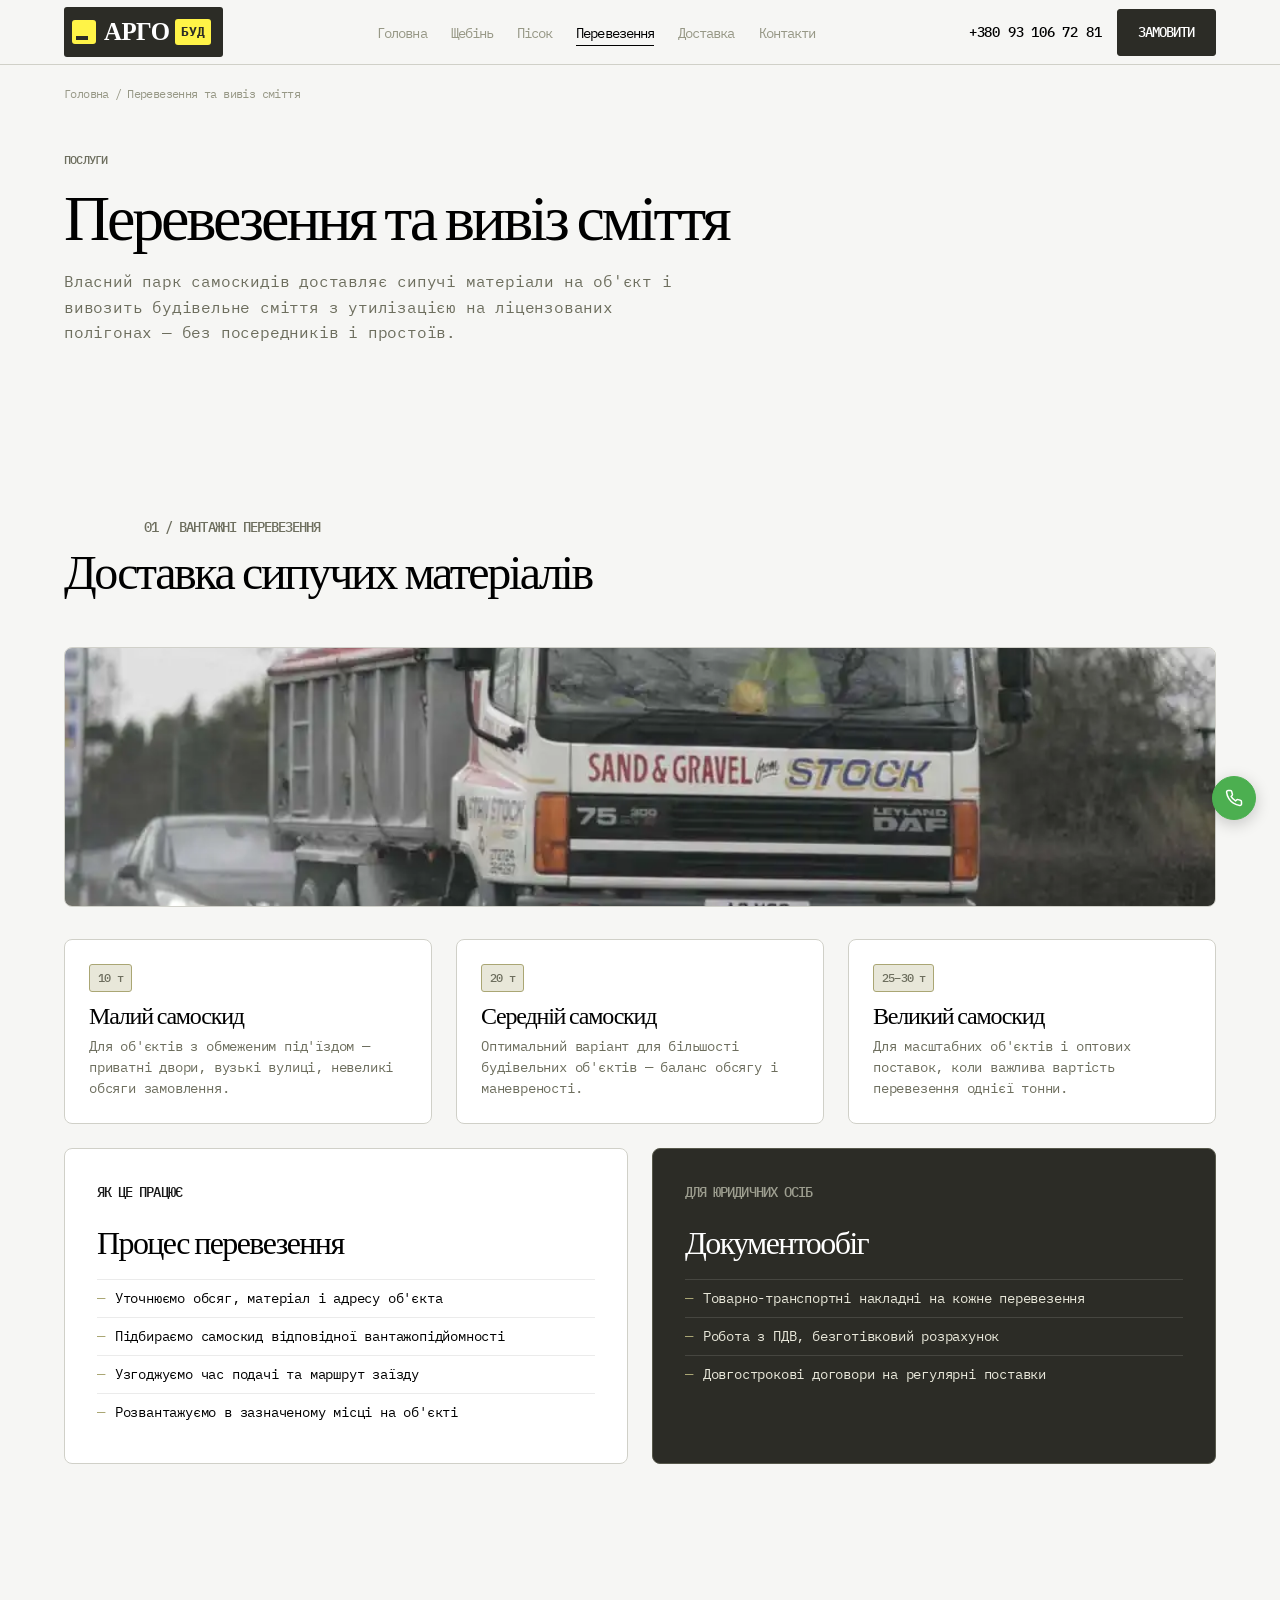
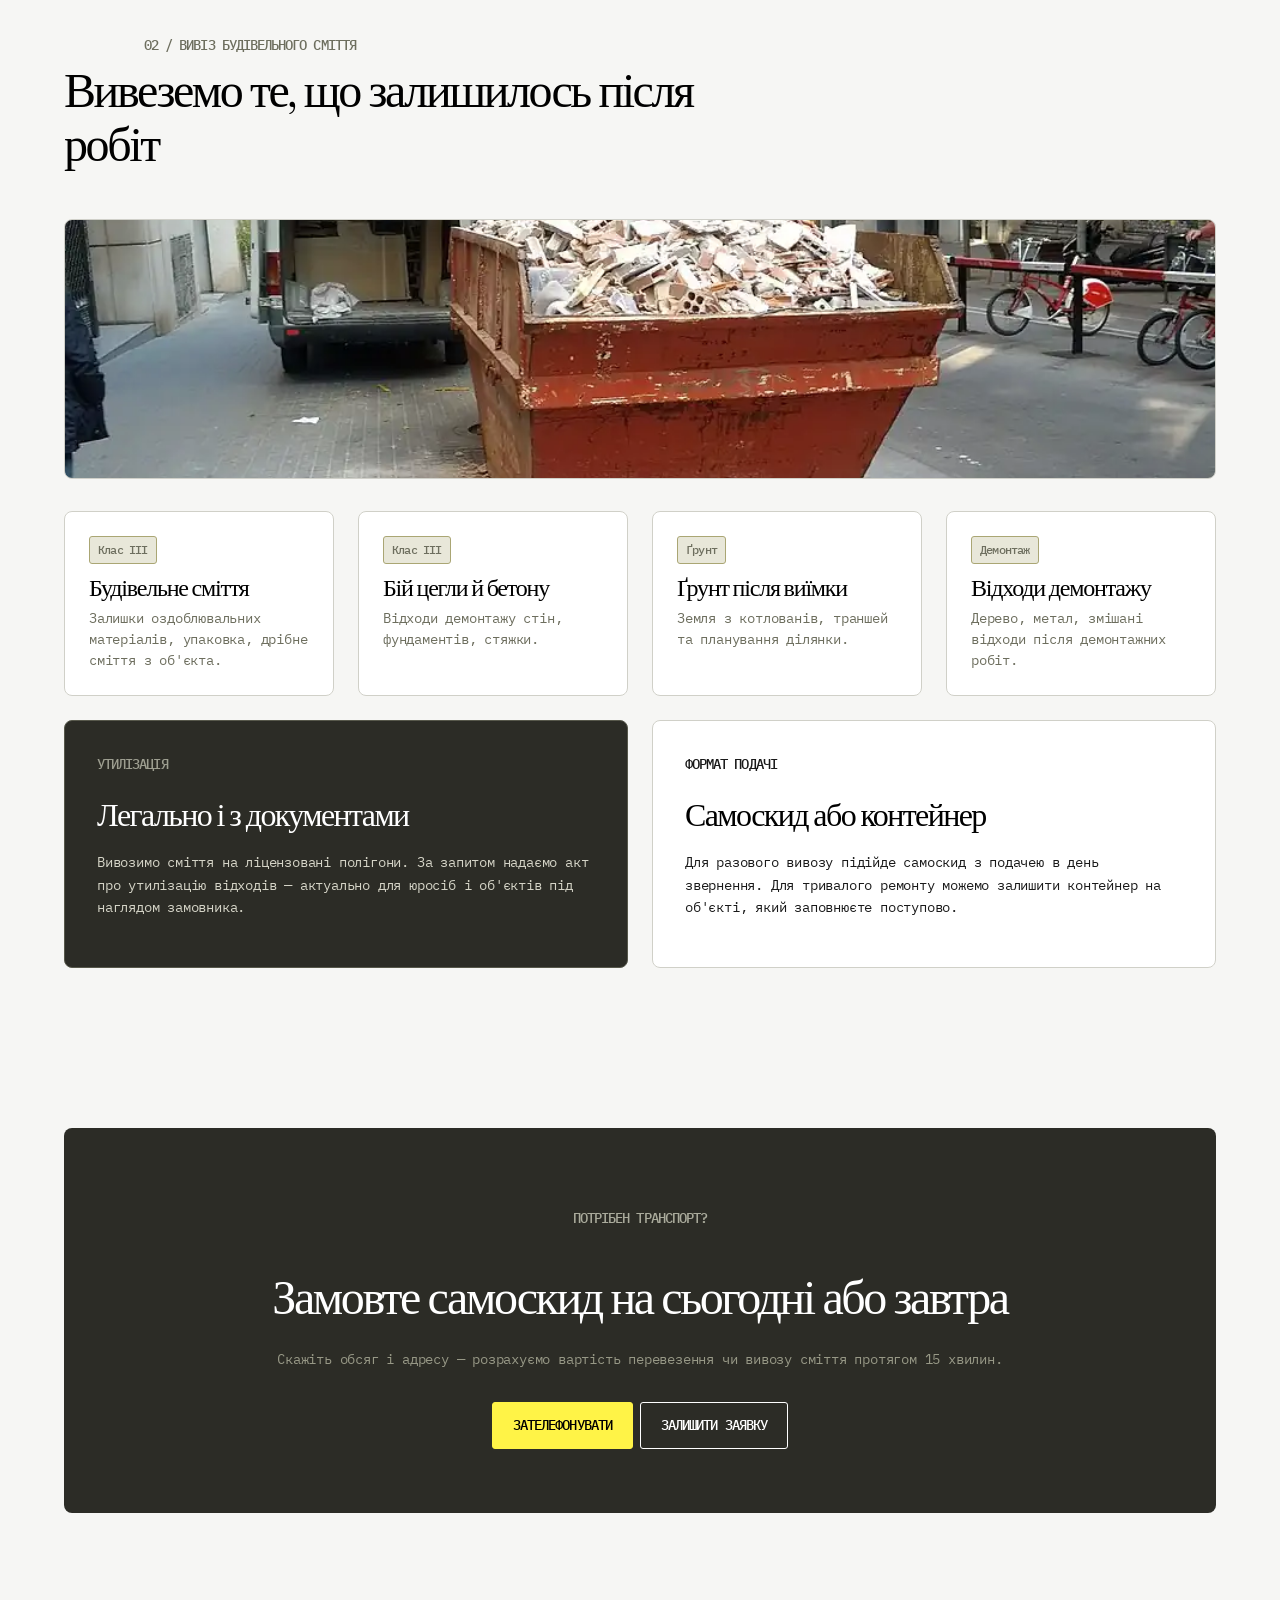
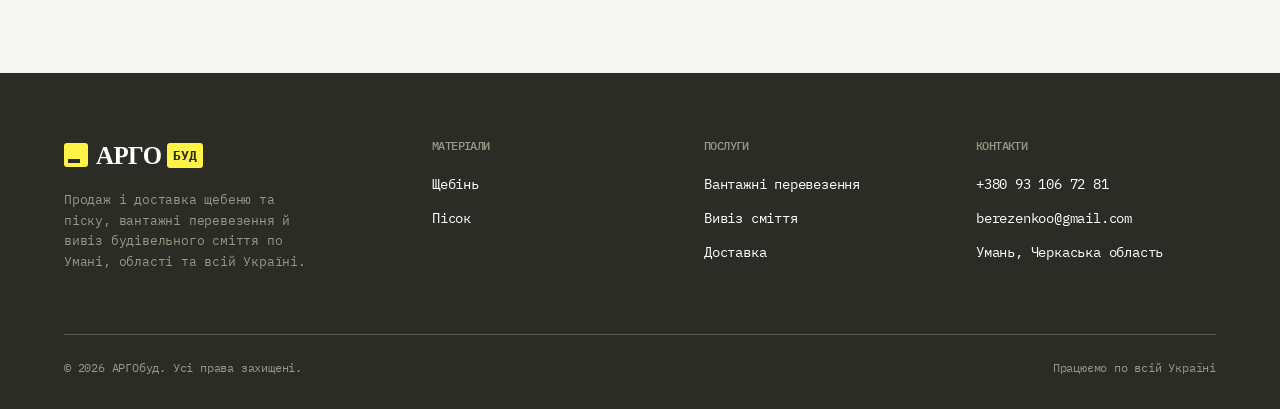
<file: poslugy.html>
<!DOCTYPE html>
<html lang="uk">
<head>
<meta charset="UTF-8">
<meta name="viewport" content="width=device-width, initial-scale=1.0">
<title>Вантажні перевезення та вивіз будівельного сміття | АРГОбуд</title>
<meta name="description" content="Вантажні перевезення самоскидами 10-30 тонн та вивіз будівельного сміття з утилізацією на полігонах. Подача по Умані в день звернення, по Україні — 1-3 дні.">
<link rel="canonical" href="https://www.argobud.com.ua/poslugy.html">
<meta property="og:type" content="website">
<meta property="og:title" content="Вантажні перевезення та вивіз будівельного сміття">
<meta property="og:description" content="Самоскиди 10-30 тонн, вивіз будівельного сміття з документальним підтвердженням утилізації.">
<meta property="og:url" content="https://www.argobud.com.ua/poslugy.html">
<meta property="og:image" content="https://www.argobud.com.ua/img/og-image.jpg">
<meta property="og:locale" content="uk_UA">
<meta name="twitter:card" content="summary_large_image">
<meta name="twitter:image" content="https://www.argobud.com.ua/img/og-image.jpg">
<link rel="preconnect" href="https://fonts.googleapis.com">
<link rel="preconnect" href="https://fonts.gstatic.com" crossorigin>
<link rel="preload" as="style" href="https://fonts.googleapis.com/css2?family=Fraunces:opsz,wght@9..144,300;9..144,400&family=IBM+Plex+Mono:wght@300;400;500&display=swap">
<link href="https://fonts.googleapis.com/css2?family=Fraunces:opsz,wght@9..144,300;9..144,400&family=IBM+Plex+Mono:wght@300;400;500&display=swap" rel="stylesheet" media="print" onload="this.media='all'">
<noscript><link href="https://fonts.googleapis.com/css2?family=Fraunces:opsz,wght@9..144,300;9..144,400&family=IBM+Plex+Mono:wght@300;400;500&display=swap" rel="stylesheet"></noscript>
<link rel="icon" type="image/svg+xml" href="favicon.svg">
<link rel="icon" type="image/png" sizes="32x32" href="favicon-32.png">
<link rel="apple-touch-icon" href="apple-touch-icon.png">
<link rel="stylesheet" href="css/style.min.css">
<script type="application/ld+json">
{
  "@context": "https://schema.org",
  "@type": "BreadcrumbList",
  "itemListElement": [
    {"@type": "ListItem", "position": 1, "name": "Головна", "item": "https://www.argobud.com.ua/"},
    {"@type": "ListItem", "position": 2, "name": "Перевезення", "item": "https://www.argobud.com.ua/poslugy.html"}
  ]
}
</script>
<script type="application/ld+json">
{
  "@context": "https://schema.org",
  "@type": "Service",
  "serviceType": "Вантажні перевезення та вивіз будівельного сміття",
  "provider": {"@type": "LocalBusiness", "name": "АРГОбуд"},
  "areaServed": {"@type": "Country", "name": "Україна"}
}
</script>
</head>
<body>

<a href="#main" class="visually-hidden">Перейти до вмісту</a>

<header class="nav">
  <div class="wrap nav-inner">
    <a href="index.html" class="logo"><span class="logo-mark"></span><span class="logo-big">АРГО</span><span class="logo-small">буд</span></a>
    <nav>
      <ul class="nav-links">
        <li><a href="index.html">Головна</a></li>
        <li><a href="shcheben.html">Щебінь</a></li>
        <li><a href="pisok.html">Пісок</a></li>
        <li><a href="poslugy.html" aria-current="page">Перевезення</a></li>
        <li><a href="dostavka.html">Доставка</a></li>
        <li><a href="kontakty.html">Контакти</a></li>
      </ul>
    </nav>
    <div class="nav-right">
      <button class="nav-toggle" type="button" aria-label="Меню" aria-expanded="false" aria-controls="mobileMenu">
        <span></span><span></span><span></span>
      </button>
      <a href="tel:+380931067281" class="nav-phone">+380 93 106 72 81</a>
      <a href="kontakty.html" class="btn btn-filled">ЗАМОВИТИ</a>
    </div>
  </div>
</header>
<div class="mobile-menu" id="mobileMenu">
  <nav>
    <ul class="mobile-menu-links">
        <li><a href="index.html">Головна</a></li>
        <li><a href="shcheben.html">Щебінь</a></li>
        <li><a href="pisok.html">Пісок</a></li>
        <li><a href="poslugy.html" aria-current="page">Перевезення</a></li>
        <li><a href="dostavka.html">Доставка</a></li>
        <li><a href="kontakty.html">Контакти</a></li>
      </ul>
  </nav>
  <a href="tel:+380931067281" class="mobile-menu-phone">+380 93 106 72 81</a>
  <a href="kontakty.html" class="btn btn-filled">ЗАМОВИТИ</a>
</div>


<main id="main">

  <div class="wrap">
    <nav class="breadcrumbs" aria-label="Хлібні крихти">
      <a href="index.html">Головна</a><span>/</span>Перевезення та вивіз сміття
    </nav>
  </div>

  <section class="page-hero">
    <div class="wrap">
      <p class="eyebrow" data-hero="1">ПОСЛУГИ</p>
      <h1 data-hero="2">Перевезення та вивіз сміття</h1>
      <p class="lede" data-hero="3">Власний парк самоскидів доставляє сипучі матеріали на об'єкт і вивозить будівельне сміття з утилізацією на ліцензованих полігонах — без посередників і простоїв.</p>
    </div>
  </section>

  <section id="perevezennya">
    <div class="wrap">
      <div class="section-header left" data-reveal>
        <p class="eyebrow">01 / ВАНТАЖНІ ПЕРЕВЕЗЕННЯ</p>
        <h2>Доставка сипучих матеріалів</h2>
      </div>
      <img class="section-photo" data-reveal="scale" loading="lazy" decoding="async" width="1200" height="260"
        src="img/dump-truck.webp"
        alt="Самоскид для перевезення щебеню та піску">
      <div class="grid grid-3" data-reveal-group>
        <div class="card">
          <span class="tag">10 т</span>
          <h3>Малий самоскид</h3>
          <p>Для об'єктів з обмеженим під'їздом — приватні двори, вузькі вулиці, невеликі обсяги замовлення.</p>
        </div>
        <div class="card">
          <span class="tag">20 т</span>
          <h3>Середній самоскид</h3>
          <p>Оптимальний варіант для більшості будівельних об'єктів — баланс обсягу і маневреності.</p>
        </div>
        <div class="card">
          <span class="tag">25–30 т</span>
          <h3>Великий самоскид</h3>
          <p>Для масштабних об'єктів і оптових поставок, коли важлива вартість перевезення однієї тонни.</p>
        </div>
      </div>

      <div class="split" style="margin-top:24px;" data-reveal-group>
        <div class="panel-light">
          <p class="eyebrow">ЯК ЦЕ ПРАЦЮЄ</p>
          <h3>Процес перевезення</h3>
          <ul class="checklist">
            <li>Уточнюємо обсяг, матеріал і адресу об'єкта</li>
            <li>Підбираємо самоскид відповідної вантажопідйомності</li>
            <li>Узгоджуємо час подачі та маршрут заїзду</li>
            <li>Розвантажуємо в зазначеному місці на об'єкті</li>
          </ul>
        </div>
        <div class="panel-dark">
          <p class="eyebrow">ДЛЯ ЮРИДИЧНИХ ОСІБ</p>
          <h3>Документообіг</h3>
          <ul class="checklist">
            <li>Товарно-транспортні накладні на кожне перевезення</li>
            <li>Робота з ПДВ, безготівковий розрахунок</li>
            <li>Довгострокові договори на регулярні поставки</li>
          </ul>
        </div>
      </div>
    </div>
  </section>

  <section id="smittya">
    <div class="wrap">
      <div class="section-header left" data-reveal>
        <p class="eyebrow">02 / ВИВІЗ БУДІВЕЛЬНОГО СМІТТЯ</p>
        <h2>Вивеземо те, що залишилось після робіт</h2>
      </div>
      <img class="section-photo" data-reveal="scale" loading="lazy" decoding="async" width="1200" height="260"
        src="img/construction-debris.webp"
        alt="Контейнер для вивозу будівельного сміття">
      <div class="grid grid-4" data-reveal-group>
        <div class="card">
          <span class="tag">Клас III</span>
          <h3>Будівельне сміття</h3>
          <p>Залишки оздоблювальних матеріалів, упаковка, дрібне сміття з об'єкта.</p>
        </div>
        <div class="card">
          <span class="tag">Клас III</span>
          <h3>Бій цегли й бетону</h3>
          <p>Відходи демонтажу стін, фундаментів, стяжки.</p>
        </div>
        <div class="card">
          <span class="tag">Ґрунт</span>
          <h3>Ґрунт після виїмки</h3>
          <p>Земля з котлованів, траншей та планування ділянки.</p>
        </div>
        <div class="card">
          <span class="tag">Демонтаж</span>
          <h3>Відходи демонтажу</h3>
          <p>Дерево, метал, змішані відходи після демонтажних робіт.</p>
        </div>
      </div>

      <div class="split" style="margin-top:24px;" data-reveal-group>
        <div class="panel-dark">
          <p class="eyebrow">УТИЛІЗАЦІЯ</p>
          <h3>Легально і з документами</h3>
          <p>Вивозимо сміття на ліцензовані полігони. За запитом надаємо акт про утилізацію відходів — актуально для юросіб і об'єктів під наглядом замовника.</p>
        </div>
        <div class="panel-light">
          <p class="eyebrow">ФОРМАТ ПОДАЧІ</p>
          <h3>Самоскид або контейнер</h3>
          <p>Для разового вивозу підійде самоскид з подачею в день звернення. Для тривалого ремонту можемо залишити контейнер на об'єкті, який заповнюєте поступово.</p>
        </div>
      </div>    </div>
  </section>

  <section>
    <div class="wrap">
      <div class="cta-band" data-reveal="scale">
        <p class="eyebrow" style="color:var(--color-moss); justify-content:center; display:flex;">ПОТРІБЕН ТРАНСПОРТ?</p>
        <h2>Замовте самоскид на сьогодні або завтра</h2>
        <p>Скажіть обсяг і адресу — розрахуємо вартість перевезення чи вивозу сміття протягом 15 хвилин.</p>
        <div class="btn-cluster">
          <a href="tel:+380931067281" class="btn btn-filled" style="background:#fff347;color:#000;border-color:#fff347;">ЗАТЕЛЕФОНУВАТИ</a>
          <a href="kontakty.html" class="btn btn-ghost">ЗАЛИШИТИ ЗАЯВКУ</a>
        </div>
      </div>
    </div>
  </section>

</main>

<footer>
  <div class="wrap">
    <div class="footer-grid">
      <div class="footer-brand">
        <a href="index.html" class="logo"><span class="logo-mark"></span><span class="logo-big">АРГО</span><span class="logo-small">буд</span></a>
        <p>Продаж і доставка щебеню та піску, вантажні перевезення й вивіз будівельного сміття по Умані, області та всій Україні.</p>
      </div>
      <div class="footer-col">
        <h3>Матеріали</h3>
        <ul>
          <li><a href="shcheben.html">Щебінь</a></li>
          <li><a href="pisok.html">Пісок</a></li>
        </ul>
      </div>
      <div class="footer-col">
        <h3>Послуги</h3>
        <ul>
          <li><a href="poslugy.html">Вантажні перевезення</a></li>
          <li><a href="poslugy.html#smittya">Вивіз сміття</a></li>
          <li><a href="dostavka.html">Доставка</a></li>
        </ul>
      </div>
      <div class="footer-col">
        <h3>Контакти</h3>
        <ul>
          <li><a href="tel:+380931067281">+380 93 106 72 81</a></li>
          <li><a href="mailto:berezenkoo@gmail.com">berezenkoo@gmail.com</a></li>
          <li><a href="kontakty.html">Умань, Черкаська область</a></li>
        </ul>
      </div>
    </div>
    <div class="footer-bottom">
      <span>© 2026 АРГОбуд. Усі права захищені.</span>
      <span>Працюємо по всій Україні</span>
    </div>
  </div>
</footer>

<a class="call-fab" href="tel:+380931067281" aria-label="Подзвонити" title="Подзвонити">
  <svg viewBox="0 0 24 24" fill="none" stroke="currentColor" stroke-width="2" stroke-linecap="round" stroke-linejoin="round" aria-hidden="true"><path d="M22 16.92v3a2 2 0 0 1-2.18 2 19.79 19.79 0 0 1-8.63-3.07 19.5 19.5 0 0 1-6-6 19.79 19.79 0 0 1-3.07-8.67A2 2 0 0 1 4.11 2h3a2 2 0 0 1 2 1.72c.127.96.361 1.903.7 2.81a2 2 0 0 1-.45 2.11L8.09 9.91a16 16 0 0 0 6 6l1.27-1.27a2 2 0 0 1 2.11-.45c.907.339 1.85.573 2.81.7A2 2 0 0 1 22 16.92z"></path></svg>
</a>

<button class="back-to-top" aria-label="Повернутись до верху" title="Повернутись до верху">
  <svg viewBox="0 0 24 24" fill="none" stroke="currentColor" stroke-width="2" stroke-linecap="round" stroke-linejoin="round" aria-hidden="true"><line x1="12" y1="19" x2="12" y2="5"></line><polyline points="5 12 12 5 19 12"></polyline></svg>
</button>

<script src="js/animate.js" defer></script>
</body>
</html>
</file>
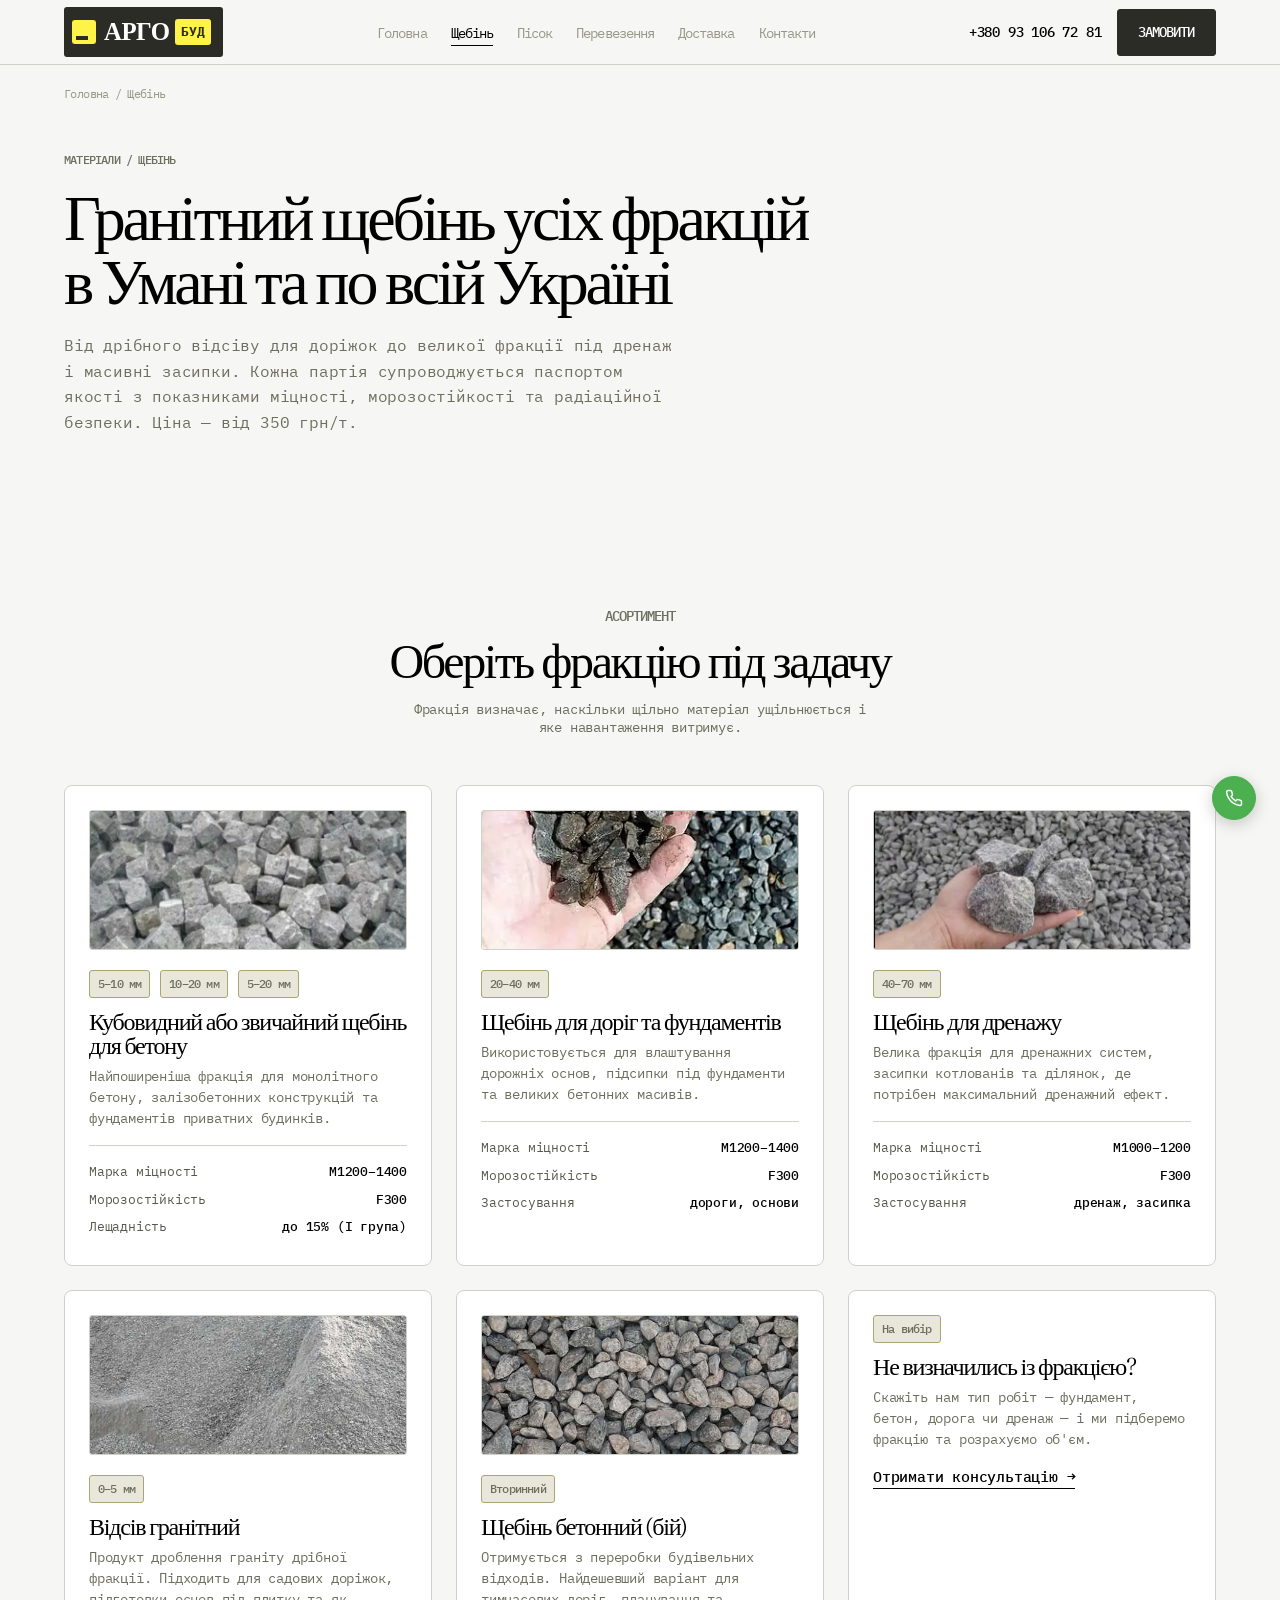
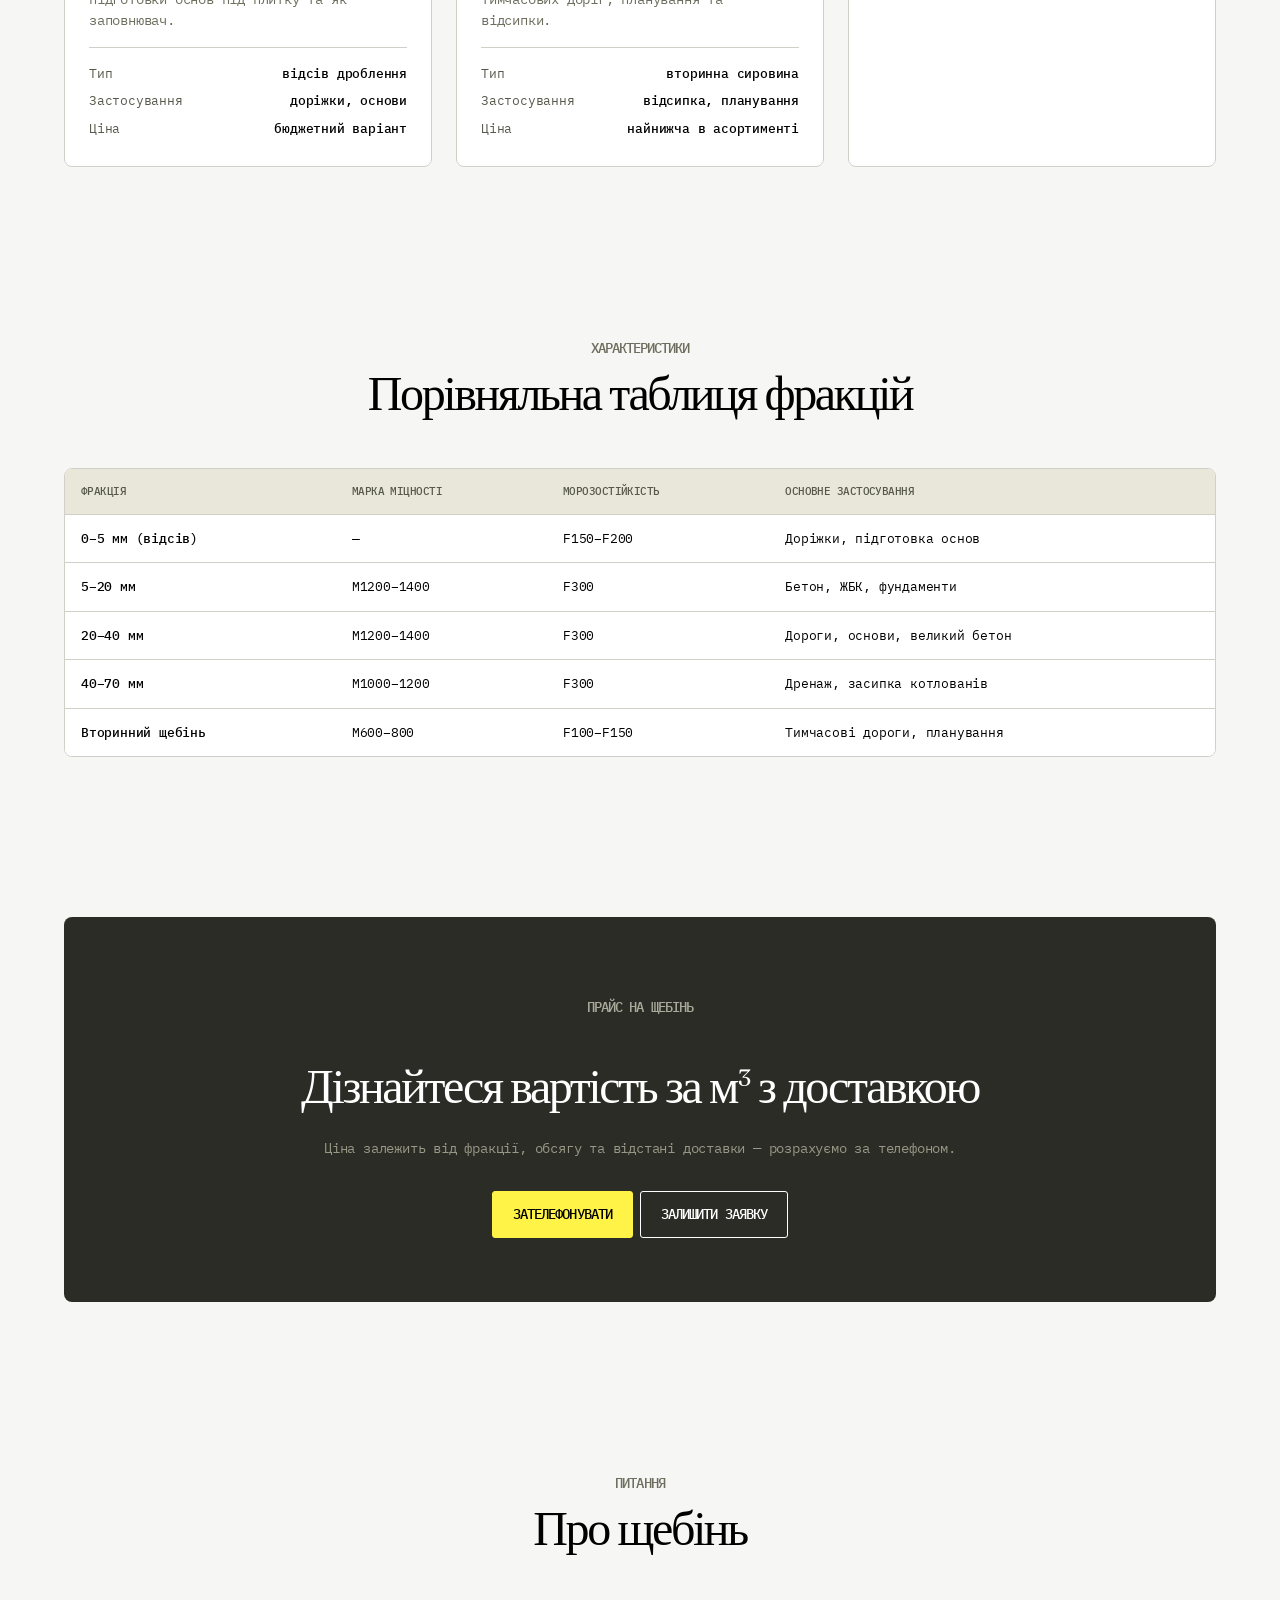
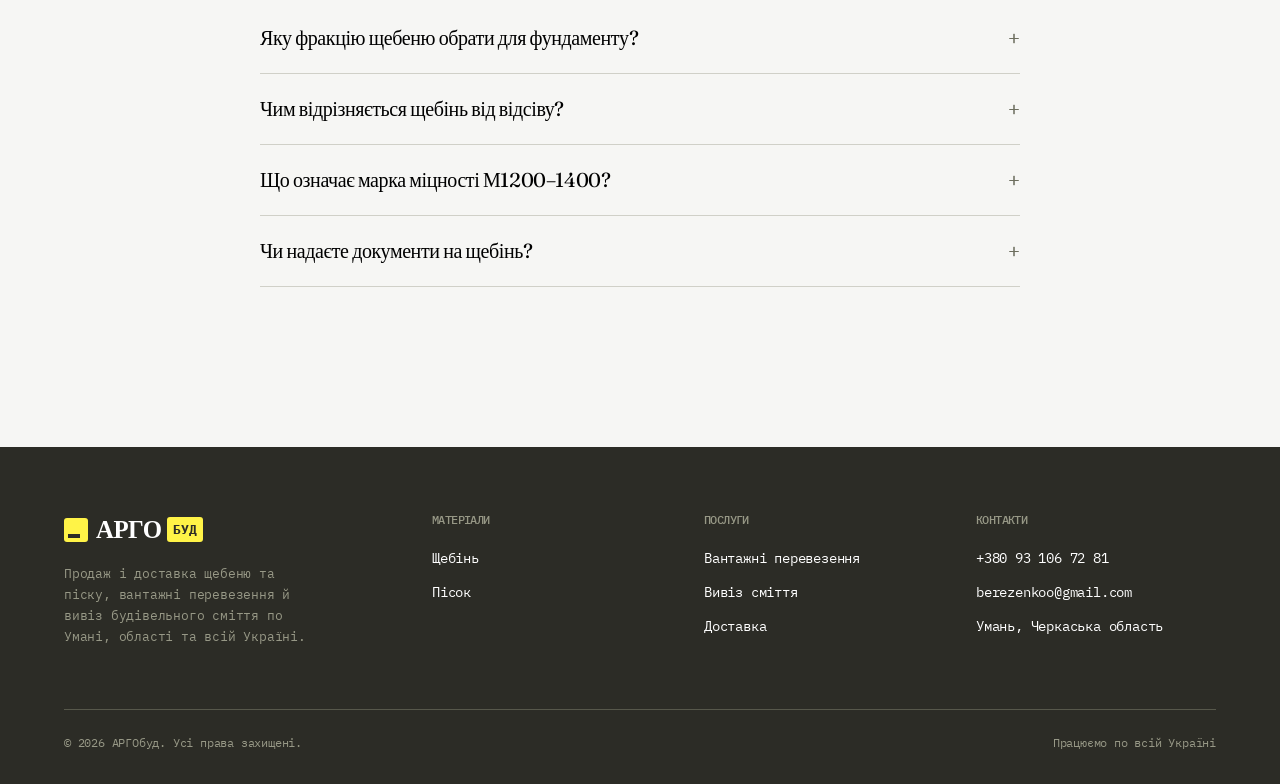
<file: shcheben.html>
<!DOCTYPE html>
<html lang="uk">
<head>
<meta charset="UTF-8">
<meta name="viewport" content="width=device-width, initial-scale=1.0">
<title>Щебінь в Умані та доставка по Україні | АРГОбуд</title>
<meta name="description" content="Щебінь Умань — гранітний щебінь фракцій 5-20, 20-40, 40-70 мм та відсів з доставкою по Україні. Марка міцності М1200-1400, морозостійкість F300.">
<link rel="canonical" href="https://www.argobud.com.ua/shcheben.html">
<meta property="og:type" content="website">
<meta property="og:title" content="Щебінь в Умані та доставка по Україні">
<meta property="og:description" content="Гранітний щебінь в Умані усіх фракцій з доставкою по Україні. Марка міцності М1200-1400, морозостійкість F300.">
<meta property="og:url" content="https://www.argobud.com.ua/shcheben.html">
<meta property="og:image" content="https://www.argobud.com.ua/img/og-image.jpg">
<meta property="og:locale" content="uk_UA">
<meta name="twitter:card" content="summary_large_image">
<meta name="twitter:image" content="https://www.argobud.com.ua/img/og-image.jpg">
<link rel="preconnect" href="https://fonts.googleapis.com">
<link rel="preconnect" href="https://fonts.gstatic.com" crossorigin>
<link rel="preload" as="style" href="https://fonts.googleapis.com/css2?family=Fraunces:opsz,wght@9..144,300;9..144,400&family=IBM+Plex+Mono:wght@300;400;500&display=swap">
<link href="https://fonts.googleapis.com/css2?family=Fraunces:opsz,wght@9..144,300;9..144,400&family=IBM+Plex+Mono:wght@300;400;500&display=swap" rel="stylesheet" media="print" onload="this.media='all'">
<noscript><link href="https://fonts.googleapis.com/css2?family=Fraunces:opsz,wght@9..144,300;9..144,400&family=IBM+Plex+Mono:wght@300;400;500&display=swap" rel="stylesheet"></noscript>
<link rel="icon" type="image/svg+xml" href="favicon.svg">
<link rel="icon" type="image/png" sizes="32x32" href="favicon-32.png">
<link rel="apple-touch-icon" href="apple-touch-icon.png">
<link rel="stylesheet" href="css/style.min.css">
<script type="application/ld+json">
{
  "@context": "https://schema.org",
  "@type": "BreadcrumbList",
  "itemListElement": [
    {"@type": "ListItem", "position": 1, "name": "Головна", "item": "https://www.argobud.com.ua/"},
    {"@type": "ListItem", "position": 2, "name": "Щебінь", "item": "https://www.argobud.com.ua/shcheben.html"}
  ]
}
</script>
<script type="application/ld+json">
{
  "@context": "https://schema.org",
  "@type": "Service",
  "serviceType": "Продаж і доставка щебеню",
  "name": "Гранітний щебінь",
  "description": "Гранітний щебінь фракцій 5-20, 20-40, 40-70 мм та відсів з доставкою по Умані та Україні.",
  "provider": {"@type": "LocalBusiness", "name": "АРГОбуд"},
  "areaServed": [
    {"@type": "City", "name": "Умань"},
    {"@type": "State", "name": "Черкаська область"},
    {"@type": "Country", "name": "Україна"}
  ]
}
</script>
</head>
<body>

<a href="#main" class="visually-hidden">Перейти до вмісту</a>

<header class="nav">
  <div class="wrap nav-inner">
    <a href="index.html" class="logo"><span class="logo-mark"></span><span class="logo-big">АРГО</span><span class="logo-small">буд</span></a>
    <nav>
      <ul class="nav-links">
        <li><a href="index.html">Головна</a></li>
        <li><a href="shcheben.html" aria-current="page">Щебінь</a></li>
        <li><a href="pisok.html">Пісок</a></li>
        <li><a href="poslugy.html">Перевезення</a></li>
        <li><a href="dostavka.html">Доставка</a></li>
        <li><a href="kontakty.html">Контакти</a></li>
      </ul>
    </nav>
    <div class="nav-right">
      <button class="nav-toggle" type="button" aria-label="Меню" aria-expanded="false" aria-controls="mobileMenu">
        <span></span><span></span><span></span>
      </button>
      <a href="tel:+380931067281" class="nav-phone">+380 93 106 72 81</a>
      <a href="kontakty.html" class="btn btn-filled">ЗАМОВИТИ</a>
    </div>
  </div>
</header>
<div class="mobile-menu" id="mobileMenu">
  <nav>
    <ul class="mobile-menu-links">
        <li><a href="index.html">Головна</a></li>
        <li><a href="shcheben.html" aria-current="page">Щебінь</a></li>
        <li><a href="pisok.html">Пісок</a></li>
        <li><a href="poslugy.html">Перевезення</a></li>
        <li><a href="dostavka.html">Доставка</a></li>
        <li><a href="kontakty.html">Контакти</a></li>
      </ul>
  </nav>
  <a href="tel:+380931067281" class="mobile-menu-phone">+380 93 106 72 81</a>
  <a href="kontakty.html" class="btn btn-filled">ЗАМОВИТИ</a>
</div>


<main id="main">

  <div class="wrap">
    <nav class="breadcrumbs" aria-label="Хлібні крихти">
      <a href="index.html">Головна</a><span>/</span>Щебінь
    </nav>
  </div>

  <section class="page-hero">
    <div class="wrap">
      <p class="eyebrow" data-hero="1">МАТЕРІАЛИ / ЩЕБІНЬ</p>
      <h1 data-hero="2">Гранітний щебінь усіх фракцій в Умані та по всій Україні</h1>
      <p class="lede" data-hero="3">Від дрібного відсіву для доріжок до великої фракції під дренаж і масивні засипки. Кожна партія супроводжується паспортом якості з показниками міцності, морозостійкості та радіаційної безпеки. Ціна — від 350 грн/т.</p>
    </div>
  </section>

  <section>
    <div class="wrap">
      <div class="section-header" data-reveal>
        <p class="eyebrow">АСОРТИМЕНТ</p>
        <h2>Оберіть фракцію під задачу</h2>
        <p>Фракція визначає, наскільки щільно матеріал ущільнюється і яке навантаження витримує.</p>
      </div>

      <div class="grid grid-3" data-reveal-group>
        <div class="card">
          <img class="card-swatch" loading="lazy" decoding="async" width="400" height="140"
            src="img/shcheben-beton.webp"
            alt="Гранітний щебінь фракції 5-20 мм">
          <span class="tag">5–10 мм</span>
          <span class="tag">10–20 мм</span>
          <span class="tag">5–20 мм</span>
          <h3>Кубовидний або звичайний щебінь для бетону</h3>
          <p>Найпоширеніша фракція для монолітного бетону, залізобетонних конструкцій та фундаментів приватних будинків.</p>
          <ul class="specs">
            <li><span>Марка міцності</span><span>М1200–1400</span></li>
            <li><span>Морозостійкість</span><span>F300</span></li>
            <li><span>Лещадність</span><span>до 15% (I група)</span></li>
          </ul>
        </div>
        <div class="card">
          <img class="card-swatch" loading="lazy" decoding="async" width="400" height="140"
            src="img/shcheben-20mm.webp"
            alt="Щебінь фракції 20-40 мм">
          <span class="tag">20–40 мм</span>
          <h3>Щебінь для доріг та фундаментів</h3>
          <p>Використовується для влаштування дорожніх основ, підсипки під фундаменти та великих бетонних масивів.</p>
          <ul class="specs">
            <li><span>Марка міцності</span><span>М1200–1400</span></li>
            <li><span>Морозостійкість</span><span>F300</span></li>
            <li><span>Застосування</span><span>дороги, основи</span></li>
          </ul>
        </div>
        <div class="card">
          <img class="card-swatch" loading="lazy" decoding="async" width="400" height="140"
            src="img/shcheben-drenazh.webp"
            alt="Щебінь фракції 40-70 мм для дренажу">
          <span class="tag">40–70 мм</span>
          <h3>Щебінь для дренажу</h3>
          <p>Велика фракція для дренажних систем, засипки котлованів та ділянок, де потрібен максимальний дренажний ефект.</p>
          <ul class="specs">
            <li><span>Марка міцності</span><span>М1000–1200</span></li>
            <li><span>Морозостійкість</span><span>F300</span></li>
            <li><span>Застосування</span><span>дренаж, засипка</span></li>
          </ul>
        </div>
        <div class="card">
          <img class="card-swatch" loading="lazy" decoding="async" width="400" height="140"
            src="img/shcheben-vidsiv.jpg"
            alt="Відсів гранітний фракції 0-5 мм">
          <span class="tag">0–5 мм</span>
          <h3>Відсів гранітний</h3>
          <p>Продукт дроблення граніту дрібної фракції. Підходить для садових доріжок, підготовки основ під плитку та як заповнювач.</p>
          <ul class="specs">
            <li><span>Тип</span><span>відсів дроблення</span></li>
            <li><span>Застосування</span><span>доріжки, основи</span></li>
            <li><span>Ціна</span><span>бюджетний варіант</span></li>
          </ul>
        </div>
        <div class="card">
          <img class="card-swatch" loading="lazy" decoding="async" width="400" height="140"
            src="img/shcheben-vtorynnyi.jpg"
            alt="Вторинний щебінь (бетонний бій)">
          <span class="tag">Вторинний</span>
          <h3>Щебінь бетонний (бій)</h3>
          <p>Отримується з переробки будівельних відходів. Найдешевший варіант для тимчасових доріг, планування та відсипки.</p>
          <ul class="specs">
            <li><span>Тип</span><span>вторинна сировина</span></li>
            <li><span>Застосування</span><span>відсипка, планування</span></li>
            <li><span>Ціна</span><span>найнижча в асортименті</span></li>
          </ul>
        </div>
        <div class="card">
          <span class="tag">На вибір</span>
          <h3>Не визначились із фракцією?</h3>
          <p>Скажіть нам тип робіт — фундамент, бетон, дорога чи дренаж — і ми підберемо фракцію та розрахуємо об'єм.</p>
          <a href="kontakty.html" class="card-link" style="font-size:15px;">Отримати консультацію →</a>
        </div>
      </div>    </div>
  </section>

  <section>
    <div class="wrap">
      <div class="section-header" data-reveal>
        <p class="eyebrow">ХАРАКТЕРИСТИКИ</p>
        <h2>Порівняльна таблиця фракцій</h2>
      </div>
      <div class="table-wrap" data-reveal="scale">
        <table>
          <thead>
            <tr>
              <th>Фракція</th>
              <th>Марка міцності</th>
              <th>Морозостійкість</th>
              <th>Основне застосування</th>
            </tr>
          </thead>
          <tbody>
            <tr>
              <td><strong>0–5 мм (відсів)</strong></td>
              <td>—</td>
              <td>F150–F200</td>
              <td>Доріжки, підготовка основ</td>
            </tr>
            <tr>
              <td><strong>5–20 мм</strong></td>
              <td class="good">М1200–1400</td>
              <td class="good">F300</td>
              <td>Бетон, ЖБК, фундаменти</td>
            </tr>
            <tr>
              <td><strong>20–40 мм</strong></td>
              <td class="good">М1200–1400</td>
              <td class="good">F300</td>
              <td>Дороги, основи, великий бетон</td>
            </tr>
            <tr>
              <td><strong>40–70 мм</strong></td>
              <td>М1000–1200</td>
              <td class="good">F300</td>
              <td>Дренаж, засипка котлованів</td>
            </tr>
            <tr>
              <td><strong>Вторинний щебінь</strong></td>
              <td>М600–800</td>
              <td>F100–F150</td>
              <td>Тимчасові дороги, планування</td>
            </tr>
          </tbody>
        </table>
      </div>
    </div>
  </section>

  <section>
    <div class="wrap">
      <div class="cta-band" data-reveal="scale">
        <p class="eyebrow" style="color:var(--color-moss); justify-content:center; display:flex;">ПРАЙС НА ЩЕБІНЬ</p>
        <h2>Дізнайтеся вартість за м³ з доставкою</h2>
        <p>Ціна залежить від фракції, обсягу та відстані доставки — розрахуємо за телефоном.</p>
        <div class="btn-cluster">
          <a href="tel:+380931067281" class="btn btn-filled" style="background:#fff347;color:#000;border-color:#fff347;">ЗАТЕЛЕФОНУВАТИ</a>
          <a href="kontakty.html" class="btn btn-ghost">ЗАЛИШИТИ ЗАЯВКУ</a>
        </div>
      </div>
    </div>
  </section>

  <section>
    <div class="wrap">
      <div class="section-header" data-reveal>
        <p class="eyebrow">ПИТАННЯ</p>
        <h2>Про щебінь</h2>
      </div>
      <div class="faq" data-reveal-group>
        <details>
          <summary>Яку фракцію щебеню обрати для фундаменту?</summary>
          <p class="a">Для підготовчого шару під фундамент найчастіше використовують фракцію 20–40 мм, а для самого бетону фундаменту — 5–20 мм. Якщо ґрунт вологий або потрібен додатковий дренаж навколо фундаменту, додають фракцію 40–70 мм.</p>
        </details>
        <details>
          <summary>Чим відрізняється щебінь від відсіву?</summary>
          <p class="a">Щебінь — це фракціонований продукт дроблення каменю розміром від 5 мм і більше. Відсів — дрібніша фракція (0–5 мм), побічний продукт того ж дроблення. Відсів дешевший, але не витримує таких навантажень, як щебінь.</p>
        </details>
        <details>
          <summary>Що означає марка міцності М1200–1400?</summary>
          <p class="a">Марка міцності показує, який тиск (у кг/см²) витримує камінь до руйнування. М1200–1400 — показник для щільних гранітних порід, придатних для несучих конструкцій і доріг з високим навантаженням.</p>
        </details>
        <details>
          <summary>Чи надаєте документи на щебінь?</summary>
          <p class="a">Так, на кожну партію видається паспорт якості з показниками міцності, морозостійкості, лещадності та класом радіаційної безпеки.</p>
        </details>
      </div>
    </div>
  </section>

</main>

<footer>
  <div class="wrap">
    <div class="footer-grid">
      <div class="footer-brand">
        <a href="index.html" class="logo"><span class="logo-mark"></span><span class="logo-big">АРГО</span><span class="logo-small">буд</span></a>
        <p>Продаж і доставка щебеню та піску, вантажні перевезення й вивіз будівельного сміття по Умані, області та всій Україні.</p>
      </div>
      <div class="footer-col">
        <h3>Матеріали</h3>
        <ul>
          <li><a href="shcheben.html">Щебінь</a></li>
          <li><a href="pisok.html">Пісок</a></li>
        </ul>
      </div>
      <div class="footer-col">
        <h3>Послуги</h3>
        <ul>
          <li><a href="poslugy.html">Вантажні перевезення</a></li>
          <li><a href="poslugy.html#smittya">Вивіз сміття</a></li>
          <li><a href="dostavka.html">Доставка</a></li>
        </ul>
      </div>
      <div class="footer-col">
        <h3>Контакти</h3>
        <ul>
          <li><a href="tel:+380931067281">+380 93 106 72 81</a></li>
          <li><a href="mailto:berezenkoo@gmail.com">berezenkoo@gmail.com</a></li>
          <li><a href="kontakty.html">Умань, Черкаська область</a></li>
        </ul>
      </div>
    </div>
    <div class="footer-bottom">
      <span>© 2026 АРГОбуд. Усі права захищені.</span>
      <span>Працюємо по всій Україні</span>
    </div>
  </div>
</footer>

<a class="call-fab" href="tel:+380931067281" aria-label="Подзвонити" title="Подзвонити">
  <svg viewBox="0 0 24 24" fill="none" stroke="currentColor" stroke-width="2" stroke-linecap="round" stroke-linejoin="round" aria-hidden="true"><path d="M22 16.92v3a2 2 0 0 1-2.18 2 19.79 19.79 0 0 1-8.63-3.07 19.5 19.5 0 0 1-6-6 19.79 19.79 0 0 1-3.07-8.67A2 2 0 0 1 4.11 2h3a2 2 0 0 1 2 1.72c.127.96.361 1.903.7 2.81a2 2 0 0 1-.45 2.11L8.09 9.91a16 16 0 0 0 6 6l1.27-1.27a2 2 0 0 1 2.11-.45c.907.339 1.85.573 2.81.7A2 2 0 0 1 22 16.92z"></path></svg>
</a>

<button class="back-to-top" aria-label="Повернутись до верху" title="Повернутись до верху">
  <svg viewBox="0 0 24 24" fill="none" stroke="currentColor" stroke-width="2" stroke-linecap="round" stroke-linejoin="round" aria-hidden="true"><line x1="12" y1="19" x2="12" y2="5"></line><polyline points="5 12 12 5 19 12"></polyline></svg>
</button>

<script src="js/animate.js" defer></script>
</body>
</html>
</file>
<file: css/style.min.css>
:root{--color-vellum:#f6f6f4;--color-paper:#ffffff;--color-ink:#000000;--color-carbon:#2c2c26;--color-ash:#d0d0c8;--color-olive-char:#57584b;--color-lichen:#6d6e5e;--color-sage:#979886;--color-moss:#aaab9c;--color-bone:#e8e7d9;--color-yellow:#fff347;--color-khaki:#aaa674;--font-serif:'Fraunces',ui-serif,Georgia,Cambria,"Times New Roman",Times,serif;--font-mono:'IBM Plex Mono',ui-monospace,SFMono-Regular,Menlo,Monaco,Consolas,monospace;--spacing-4:4px;--spacing-8:8px;--spacing-12:12px;--spacing-16:16px;--spacing-24:24px;--spacing-32:32px;--spacing-64:64px;--spacing-80:80px;--spacing-128:128px;--radius-sm:3px;--radius-lg:8px;--page-max-width:1200px;--ease-out:cubic-bezier(0.16,1,0.3,1);--ease-in-out:cubic-bezier(0.65,0,0.35,1)}*{box-sizing:border-box}.visually-hidden{position:absolute;left:-9999px;top:auto;width:1px;height:1px;overflow:hidden}.back-to-top{position:fixed;right:24px;bottom:24px;z-index:60;width:44px;height:44px;display:flex;align-items:center;justify-content:center;background:var(--color-carbon);color:#ffffff;border:1px solid var(--color-carbon);border-radius:var(--radius-sm);cursor:pointer;opacity:0;transform:translateY(12px);pointer-events:none;transition:opacity 0.35s var(--ease-out),transform 0.35s var(--ease-out),background-color 0.3s var(--ease-out)}.back-to-top.is-visible{opacity:1;transform:translateY(0);pointer-events:auto}.back-to-top:hover{background:#1c1c17}.back-to-top svg{width:18px;height:18px}@media (max-width:600px){.back-to-top{right:16px;bottom:16px;width:40px;height:40px}}.call-fab{position:fixed;right:24px;bottom:80px;z-index:60;width:44px;height:44px;display:flex;align-items:center;justify-content:center;background:#4caf50;color:#fff;border:1px solid #4caf50;border-radius:50%;cursor:pointer;box-shadow:0 4px 16px rgba(0,0,0,0.2);transition:transform 0.3s var(--ease-out);overflow:visible}.call-fab:hover{transform:scale(1.08)}.call-fab svg{width:18px;height:18px}.call-fab::after{content:"";position:absolute;inset:0;border-radius:50%;pointer-events:none;border:2px solid rgba(76,175,80,0.6);animation:call-fab-pulse 1.15s ease-out 3}@keyframes call-fab-pulse{0%{transform:scale(1);opacity:1}100%{transform:scale(1.5);opacity:0}}@media (max-width:600px){.call-fab{right:16px;bottom:68px;width:40px;height:40px}.call-fab svg{width:16px;height:16px}}.visually-hidden:focus{position:fixed;left:16px;top:16px;width:auto;height:auto;z-index:1000;background:var(--color-carbon);color:#ffffff;padding:10px 16px;border-radius:var(--radius-sm);font-family:var(--font-mono);font-size:14px}html{scroll-behavior:smooth}body{margin:0;background:var(--color-vellum);color:var(--color-ink);font-family:var(--font-mono);font-size:16px;line-height:1.5;letter-spacing:-0.0125em;-webkit-font-smoothing:antialiased}img{max-width:100%;display:block}a{color:inherit;text-decoration:none}.wrap{max-width:var(--page-max-width);margin:0 auto;padding:0 24px}h1,h2,h3,h4{font-family:var(--font-serif);font-weight:300;letter-spacing:-0.05em;margin:0;color:var(--color-ink)}section{padding:var(--spacing-80) 0}section + section{border-top:none}.eyebrow{font-family:var(--font-mono);font-size:12px;font-weight:500;letter-spacing:-0.067em;text-transform:uppercase;color:var(--color-lichen);margin:0 0 16px}.section-header{text-align:center;max-width:640px;margin:0 auto 48px}.section-header h2{font-size:48px;line-height:1.13;margin-top:8px}.section-header p{font-family:var(--font-mono);font-size:14px;line-height:1.33;color:var(--color-lichen);max-width:480px;margin:12px auto 0}.section-header.left{text-align:left;margin:0 0 48px}.btn{display:inline-flex;align-items:center;justify-content:center;gap:8px;font-family:var(--font-mono);font-size:14px;font-weight:500;letter-spacing:-0.067em;padding:12px 20px;border-radius:var(--radius-sm);border:1px solid var(--color-ink);cursor:pointer;white-space:nowrap;transition:transform 0.45s var(--ease-out),background-color 0.3s var(--ease-out),color 0.3s var(--ease-out),border-color 0.3s var(--ease-out),opacity 0.3s var(--ease-out);will-change:transform}.btn:hover{transform:translateY(-2px)}.btn:active{transform:translateY(0) scale(0.97);transition-duration:0.15s}.btn-filled{background:var(--color-carbon);color:#ffffff;border-color:var(--color-carbon)}.btn-filled:hover{background:#1c1c17}.btn-ghost{background:transparent;color:var(--color-ink);border-color:var(--color-ink)}.btn-ghost:hover{background:var(--color-ink);color:#ffffff}.btn-cluster{display:flex;gap:8px;flex-wrap:wrap}.nav{position:sticky;top:0;z-index:50;background:var(--color-vellum);border-bottom:1px solid var(--color-ash);transition:background-color 0.4s var(--ease-out),border-color 0.4s var(--ease-out),backdrop-filter 0.4s var(--ease-out),box-shadow 0.4s var(--ease-out)}.nav.is-scrolled{background:rgba(246,246,244,0.72);backdrop-filter:blur(14px) saturate(160%);-webkit-backdrop-filter:blur(14px) saturate(160%);border-bottom-color:var(--color-ash)}.nav-inner{height:64px;display:flex;align-items:center;justify-content:space-between;gap:16px}.logo{display:flex;align-items:center;font-size:16px;background:var(--color-carbon);border-radius:var(--radius-sm);padding:6px 12px 6px 8px}.logo-mark{width:24px;height:24px;border-radius:var(--radius-sm);background:var(--color-yellow);position:relative;flex-shrink:0;transition:transform 0.5s var(--ease-out)}.logo:hover .logo-mark{transform:rotate(-8deg) scale(1.06)}.logo-big{font-family:var(--font-serif);font-size:1.55em;font-weight:600;letter-spacing:-0.02em;margin-left:8px;color:#ffffff}.logo-small{font-family:var(--font-mono);font-size:0.8em;font-weight:700;letter-spacing:0.02em;text-transform:uppercase;color:var(--color-carbon);background:var(--color-yellow);border-radius:3px;padding:3px 6px;margin-left:5px;align-self:center}.logo-mark::after{content:"";position:absolute;left:4px;bottom:4px;width:12px;height:4px;background:var(--color-carbon)}.nav-links{display:flex;gap:24px;list-style:none;margin:0;padding:0}.nav-links a{font-size:14px;color:var(--color-sage);letter-spacing:-0.067em;position:relative;transition:color 0.3s var(--ease-out)}.nav-links a::after{content:"";position:absolute;left:0;right:100%;bottom:-4px;height:1px;background:var(--color-ink);transition:right 0.35s var(--ease-out)}.nav-links a:hover,.nav-links a[aria-current="page"]{color:var(--color-ink)}.nav-links a:hover::after,.nav-links a[aria-current="page"]::after{right:0}.nav-right{display:flex;align-items:center;gap:16px}.nav-phone{font-size:14px;font-weight:500;color:var(--color-ink);transition:opacity 0.3s var(--ease-out)}.nav-phone:hover{opacity:0.6}.nav-toggle{display:none;flex-direction:column;align-items:center;justify-content:center;gap:5px;width:36px;height:36px;padding:0;background:transparent;border:1px solid var(--color-ash);border-radius:var(--radius-sm);cursor:pointer;flex-shrink:0}.nav-toggle span{display:block;width:16px;height:1.5px;background:var(--color-ink);transition:transform 0.3s var(--ease-out),opacity 0.3s var(--ease-out)}.nav-toggle[aria-expanded="true"] span:nth-child(1){transform:translateY(6.5px) rotate(45deg)}.nav-toggle[aria-expanded="true"] span:nth-child(2){opacity:0}.nav-toggle[aria-expanded="true"] span:nth-child(3){transform:translateY(-6.5px) rotate(-45deg)}.mobile-menu{display:none;position:fixed;top:65px;left:0;right:0;z-index:49;max-height:calc(100vh - 65px);overflow-y:auto;background:var(--color-vellum);border-bottom:1px solid var(--color-ash);padding:8px 24px 32px;flex-direction:column;gap:8px;opacity:0;transform:translateY(-10px);pointer-events:none;transition:opacity 0.3s var(--ease-out),transform 0.3s var(--ease-out)}.mobile-menu.is-open{opacity:1;transform:translateY(0);pointer-events:auto}.mobile-menu-links{list-style:none;margin:0;padding:0}.mobile-menu-links li{border-top:1px solid var(--color-ash)}.mobile-menu-links li:first-child{border-top:none}.mobile-menu-links a{display:block;padding:16px 4px;font-family:var(--font-serif);font-weight:400;font-size:22px;letter-spacing:-0.02em;color:var(--color-ink)}.mobile-menu-links a[aria-current="page"]{color:var(--color-lichen)}.mobile-menu-phone{display:block;margin-top:16px;font-family:var(--font-mono);font-size:15px;font-weight:500;color:var(--color-ink)}.mobile-menu .btn{width:100%;margin-top:16px}body.menu-open{overflow:hidden}.hero{padding-top:var(--spacing-64);text-align:center;overflow:hidden}.hero h1{font-size:96px;line-height:0.94;letter-spacing:-0.05em;margin:16px auto 0;max-width:900px}.hero .lede{font-family:var(--font-mono);font-size:16px;color:var(--color-lichen);max-width:560px;margin:24px auto 0;line-height:1.5}.hero .btn-cluster{justify-content:center;margin-top:32px}.accent-bars{display:flex;align-items:center;gap:8px;justify-content:center;margin:40px 0 0}.accent-bars span{display:block;transform-origin:left center}.bar-black{height:2px;width:60px;background:var(--color-ink)}.bar-yellow{height:4px;width:90px;background:var(--color-yellow)}.bar-black-sm{height:2px;width:32px;background:var(--color-ink)}.trust-strip{display:flex;justify-content:center;gap:24px;margin-top:64px;padding:32px 0;border-top:1px solid var(--color-ash);border-bottom:1px solid var(--color-ash)}.trust-item{flex:1 1 0;max-width:220px}.trust-item{text-align:center}.trust-item .num{font-family:var(--font-serif);font-weight:300;font-size:48px;letter-spacing:-0.03em;font-variant-numeric:tabular-nums}.trust-item .label{font-size:12px;color:var(--color-lichen);letter-spacing:-0.067em;text-transform:uppercase;margin-top:4px}.grid{display:grid;gap:24px}.grid-3{grid-template-columns:repeat(3,1fr)}.grid-2{grid-template-columns:repeat(2,1fr)}.grid-4{grid-template-columns:repeat(4,1fr)}.card{background:var(--color-paper);border:1px solid var(--color-ash);border-radius:var(--radius-lg);padding:24px;transition:transform 0.5s var(--ease-out),border-color 0.5s var(--ease-out)}.card:hover{transform:translateY(-6px);border-color:var(--color-olive-char)}.card-swatch{display:block;width:100%;height:140px;object-fit:cover;border-radius:var(--radius-sm);margin-bottom:20px;border:1px solid var(--color-ash);filter:grayscale(15%) contrast(1.02);transition:transform 0.8s var(--ease-out),filter 0.5s var(--ease-out)}.card:hover .card-swatch{transform:scale(1.04);filter:grayscale(0%) contrast(1.05)}.card-swatch.is-placeholder{position:relative;overflow:hidden;object-fit:initial;background:var(--color-bone)}.card-swatch.is-placeholder::after{content:"";position:absolute;inset:0;background-image:radial-gradient(currentColor 1.2px,transparent 1.2px);background-size:8px 8px;opacity:0.5}.panel-photo{display:block;width:100%;height:180px;object-fit:cover;border-radius:var(--radius-sm);margin-bottom:20px;border:1px solid var(--color-ash);filter:grayscale(10%);transition:transform 0.9s var(--ease-out),filter 0.5s var(--ease-out)}.panel-dark .panel-photo{border-color:var(--color-olive-char)}.split > div:hover .panel-photo{transform:scale(1.03);filter:grayscale(0%)}.section-photo{width:100%;height:260px;object-fit:cover;border-radius:var(--radius-lg);border:1px solid var(--color-ash);margin-bottom:32px;filter:grayscale(10%)}.photo-credit{font-size:11px;color:var(--color-sage);text-align:right;margin-top:-20px;margin-bottom:24px}.photo-credit a{color:var(--color-sage);border-bottom:1px dotted var(--color-sage)}.photo-credit a:hover{color:var(--color-lichen)}.card h3{font-size:24px;line-height:1;margin-bottom:4px}.card .tag{display:inline-block;font-family:var(--font-mono);font-size:12px;font-weight:500;letter-spacing:-0.067em;color:var(--color-lichen);background:var(--color-bone);border:1px solid var(--color-khaki);border-radius:var(--radius-sm);padding:4px 8px;margin-bottom:12px}.card p{font-family:var(--font-mono);font-size:14px;line-height:1.5;color:var(--color-lichen);margin:8px 0 0}.messenger-line{display:flex;align-items:center;flex-wrap:wrap;gap:8px;margin-top:12px !important}.messenger-icon{display:inline-flex;align-items:center;justify-content:center;width:28px;height:28px;border-radius:50%;background:var(--color-bone);border:1px solid var(--color-khaki);color:var(--color-ink);transition:background-color 0.3s var(--ease-out),transform 0.3s var(--ease-out)}.messenger-icon svg{width:15px;height:15px}.messenger-icon:hover{background:var(--color-khaki);transform:translateY(-2px)}.card .specs{list-style:none;padding:0;margin:16px 0 0;border-top:1px solid var(--color-ash);padding-top:12px}.card .specs li{display:flex;justify-content:space-between;font-size:13px;color:var(--color-olive-char);padding:4px 0}.card .specs li span:last-child{color:var(--color-ink);font-weight:500}.card-link{display:inline-block;margin-top:16px;font-size:13px;font-weight:500;color:var(--color-ink);border-bottom:1px solid var(--color-ink);transition:gap 0.3s var(--ease-out),opacity 0.3s var(--ease-out)}.card-link:hover{opacity:0.6}.split{display:grid;grid-template-columns:1fr 1fr;gap:24px;align-items:stretch}.split .panel-light{background:var(--color-paper);border:1px solid var(--color-ash);border-radius:var(--radius-lg);padding:32px;transition:transform 0.5s var(--ease-out),border-color 0.5s var(--ease-out)}.split .panel-light:hover{transform:translateY(-4px);border-color:var(--color-olive-char)}.split .panel-dark{background:var(--color-carbon);color:var(--color-bone);border-radius:var(--radius-lg);border:1px solid var(--color-olive-char);padding:32px;transition:transform 0.5s var(--ease-out)}.split .panel-dark:hover{transform:translateY(-4px)}.panel-dark h3{color:#ffffff}.panel-dark .card-link{color:#ffffff;border-bottom-color:#ffffff}.panel-dark .eyebrow{color:var(--color-moss)}.split h3{font-size:32px;margin-bottom:12px}.split p{font-family:var(--font-mono);font-size:14px;line-height:1.6;color:inherit;opacity:0.9;margin:0 0 16px}.checklist{list-style:none;padding:0;margin:0}.checklist li{font-size:14px;padding:8px 0;border-top:1px solid rgba(0,0,0,0.08);display:flex;gap:10px}.panel-dark .checklist li{border-top-color:rgba(255,255,255,0.12)}.checklist li::before{content:"—";color:var(--color-khaki);flex-shrink:0}.steps{display:grid;grid-template-columns:repeat(4,1fr);gap:24px;counter-reset:step}.step{position:relative;padding-top:8px}.step::before{counter-increment:step;content:counter(step,decimal-leading-zero);font-family:var(--font-mono);font-size:12px;font-weight:500;color:var(--color-khaki);display:block;margin-bottom:12px}.step h3{font-size:20px;font-family:var(--font-serif);font-weight:400;letter-spacing:-0.02em;margin-bottom:8px}.step p{font-family:var(--font-mono);font-size:13px;color:var(--color-lichen);line-height:1.5;margin:0}.table-wrap{overflow-x:auto;border:1px solid var(--color-ash);border-radius:var(--radius-lg)}table{width:100%;border-collapse:collapse;font-family:var(--font-mono);font-size:13px;min-width:640px;background:var(--color-paper)}th,td{text-align:left;padding:14px 16px;border-bottom:1px solid var(--color-ash)}thead th{background:var(--color-bone);font-weight:500;text-transform:uppercase;font-size:11px;letter-spacing:-0.05em;color:var(--color-olive-char)}tbody tr{transition:background-color 0.3s var(--ease-out)}tbody tr:hover{background-color:var(--color-vellum)}tbody tr:last-child td{border-bottom:none}td.good{color:var(--color-ink)}td strong{font-weight:500}.faq{max-width:760px;margin:0 auto}.faq details{border-bottom:1px solid var(--color-ash);padding:20px 0}.faq summary{cursor:pointer;font-family:var(--font-serif);font-size:20px;font-weight:400;letter-spacing:-0.02em;list-style:none;display:flex;justify-content:space-between;align-items:center;transition:opacity 0.3s var(--ease-out)}.faq summary:hover{opacity:0.6}.faq summary::-webkit-details-marker{display:none}.faq summary::after{content:"+";font-family:var(--font-mono);color:var(--color-lichen);font-size:20px;flex-shrink:0;margin-left:16px;display:inline-block;transition:transform 0.35s var(--ease-out)}.faq details[open] summary::after{content:"+";transform:rotate(135deg)}.faq .a{font-family:var(--font-mono);font-size:14px;line-height:1.6;color:var(--color-lichen);margin-top:12px;max-width:640px;animation:faq-in 0.4s var(--ease-out)}@keyframes faq-in{from{opacity:0;transform:translateY(-6px)}to{opacity:1;transform:translateY(0)}}.cta-band{background:var(--color-carbon);border-radius:var(--radius-lg);padding:64px;text-align:center}.cta-band h2{color:#ffffff;font-size:48px}.cta-band p{font-family:var(--font-mono);color:var(--color-sage);font-size:14px;margin:16px 0 32px}.cta-band .btn-cluster{justify-content:center}.cta-band .btn-ghost{border-color:#ffffff;color:#ffffff}.cta-band .btn-ghost:hover{background:#ffffff;color:var(--color-carbon)}.breadcrumbs{font-family:var(--font-mono);font-size:12px;color:var(--color-sage);letter-spacing:-0.05em;padding:20px 0 0}.breadcrumbs a{color:var(--color-sage);transition:color 0.3s var(--ease-out)}.breadcrumbs a:hover{color:var(--color-ink)}.breadcrumbs span{margin:0 6px}.page-hero{padding:24px 0 64px}.page-hero .eyebrow{text-align:left;margin-top:24px}.page-hero h1{font-size:64px;line-height:1;text-align:left;max-width:760px}.page-hero .lede{font-family:var(--font-mono);font-size:16px;color:var(--color-lichen);max-width:620px;margin-top:20px;text-align:left;line-height:1.6}footer{background:var(--color-carbon);color:#ffffff;padding:64px 0 32px;margin-top:80px}.footer-grid{display:grid;grid-template-columns:1.4fr 1fr 1fr 1fr;gap:32px}.footer-brand .logo{color:#ffffff;background:transparent;padding:0}.footer-brand p{font-family:var(--font-mono);font-size:13px;color:var(--color-sage);line-height:1.6;margin-top:16px;max-width:260px}.footer-col h3{font-family:var(--font-mono);font-size:12px;font-weight:500;text-transform:uppercase;letter-spacing:-0.05em;color:var(--color-sage);margin:0 0 16px}.footer-col ul{list-style:none;margin:0;padding:0}.footer-col li{margin-bottom:10px}.footer-col a{font-size:14px;color:#ffffff;transition:color 0.3s var(--ease-out)}.footer-col a:hover{color:var(--color-yellow)}.footer-bottom{margin-top:48px;padding-top:24px;border-top:1px solid var(--color-olive-char);display:flex;justify-content:space-between;font-size:12px;color:var(--color-sage);flex-wrap:wrap;gap:8px}.mt-0{margin-top:0}.text-center{text-align:center}.badge-row{display:flex;gap:8px;flex-wrap:wrap;justify-content:center;margin-top:24px}.badge{font-family:var(--font-mono);font-size:12px;font-weight:500;color:var(--color-lichen);background:var(--color-bone);border:1px solid var(--color-khaki);border-radius:var(--radius-sm);padding:4px 10px;transition:transform 0.4s var(--ease-out),background-color 0.3s var(--ease-out)}.badge:hover{transform:translateY(-2px);background:var(--color-ash)}[data-reveal]{opacity:0;transform:translateY(28px);transition:opacity 0.9s var(--ease-out),transform 0.9s var(--ease-out);transition-delay:var(--reveal-delay,0s);will-change:transform,opacity}[data-reveal].is-visible{opacity:1;transform:translateY(0)}[data-reveal="scale"]{transform:translateY(16px) scale(0.96)}[data-reveal="scale"].is-visible{transform:translateY(0) scale(1)}[data-reveal="left"]{transform:translateX(-32px)}[data-reveal="left"].is-visible{transform:translateX(0)}[data-reveal="right"]{transform:translateX(32px)}[data-reveal="right"].is-visible{transform:translateX(0)}[data-reveal-group] > *{opacity:0;transform:translateY(28px);transition:opacity 0.8s var(--ease-out),transform 0.8s var(--ease-out)}[data-reveal-group].is-visible > *{opacity:1;transform:translateY(0)}[data-reveal-group].is-visible > *:nth-child(1){transition-delay:0.05s}[data-reveal-group].is-visible > *:nth-child(2){transition-delay:0.12s}[data-reveal-group].is-visible > *:nth-child(3){transition-delay:0.19s}[data-reveal-group].is-visible > *:nth-child(4){transition-delay:0.26s}[data-reveal-group].is-visible > *:nth-child(5){transition-delay:0.33s}[data-reveal-group].is-visible > *:nth-child(6){transition-delay:0.4s}[data-hero]{opacity:1;transform:translateY(24px);animation:hero-in 1s var(--ease-out) forwards}[data-hero="1"]{animation-delay:0.05s}[data-hero="2"]{animation-delay:0.18s}[data-hero="3"]{animation-delay:0.31s}[data-hero="4"]{animation-delay:0.44s}[data-hero="5"]{animation-delay:0.57s}@keyframes hero-in{from{transform:translateY(24px)}to{transform:translateY(0)}}.accent-bars span{animation:bar-grow 0.9s var(--ease-out) forwards;transform:scaleX(0)}.accent-bars .bar-black{animation-delay:0.55s}.accent-bars .bar-yellow{animation-delay:0.65s}.accent-bars .bar-black-sm{animation-delay:0.75s}@keyframes bar-grow{to{transform:scaleX(1)}}@media (prefers-reduced-motion:reduce){html{scroll-behavior:auto}[data-reveal],[data-reveal-group] > *,.hero [data-hero],.accent-bars span,.btn,.card,.split .panel-light,.split .panel-dark,.logo-mark,.badge{animation:none !important;transition:none !important;opacity:1 !important;transform:none !important}}@media (max-width:960px){.hero h1{font-size:56px}.page-hero h1{font-size:44px}.section-header h2{font-size:36px}.trust-strip{flex-wrap:wrap}.grid-3,.grid-4{grid-template-columns:repeat(2,1fr)}.split{grid-template-columns:1fr}.steps{grid-template-columns:repeat(2,1fr)}.footer-grid{grid-template-columns:1fr 1fr}.nav-links{display:none}.nav-phone{display:none}.nav-right .btn-filled{display:none}.nav-toggle{display:flex}.mobile-menu{display:flex}}@media (max-width:600px){section{padding:56px 0}.hero h1{font-size:40px}.hero .lede{font-size:15px}.grid-2,.grid-3,.grid-4{grid-template-columns:1fr}.trust-strip{display:grid;grid-template-columns:repeat(2,1fr);gap:24px 16px}.trust-item{max-width:none}.cta-band{padding:40px 20px}.cta-band h2{font-size:32px}.footer-grid{grid-template-columns:1fr}.steps{grid-template-columns:1fr}}
</file>
